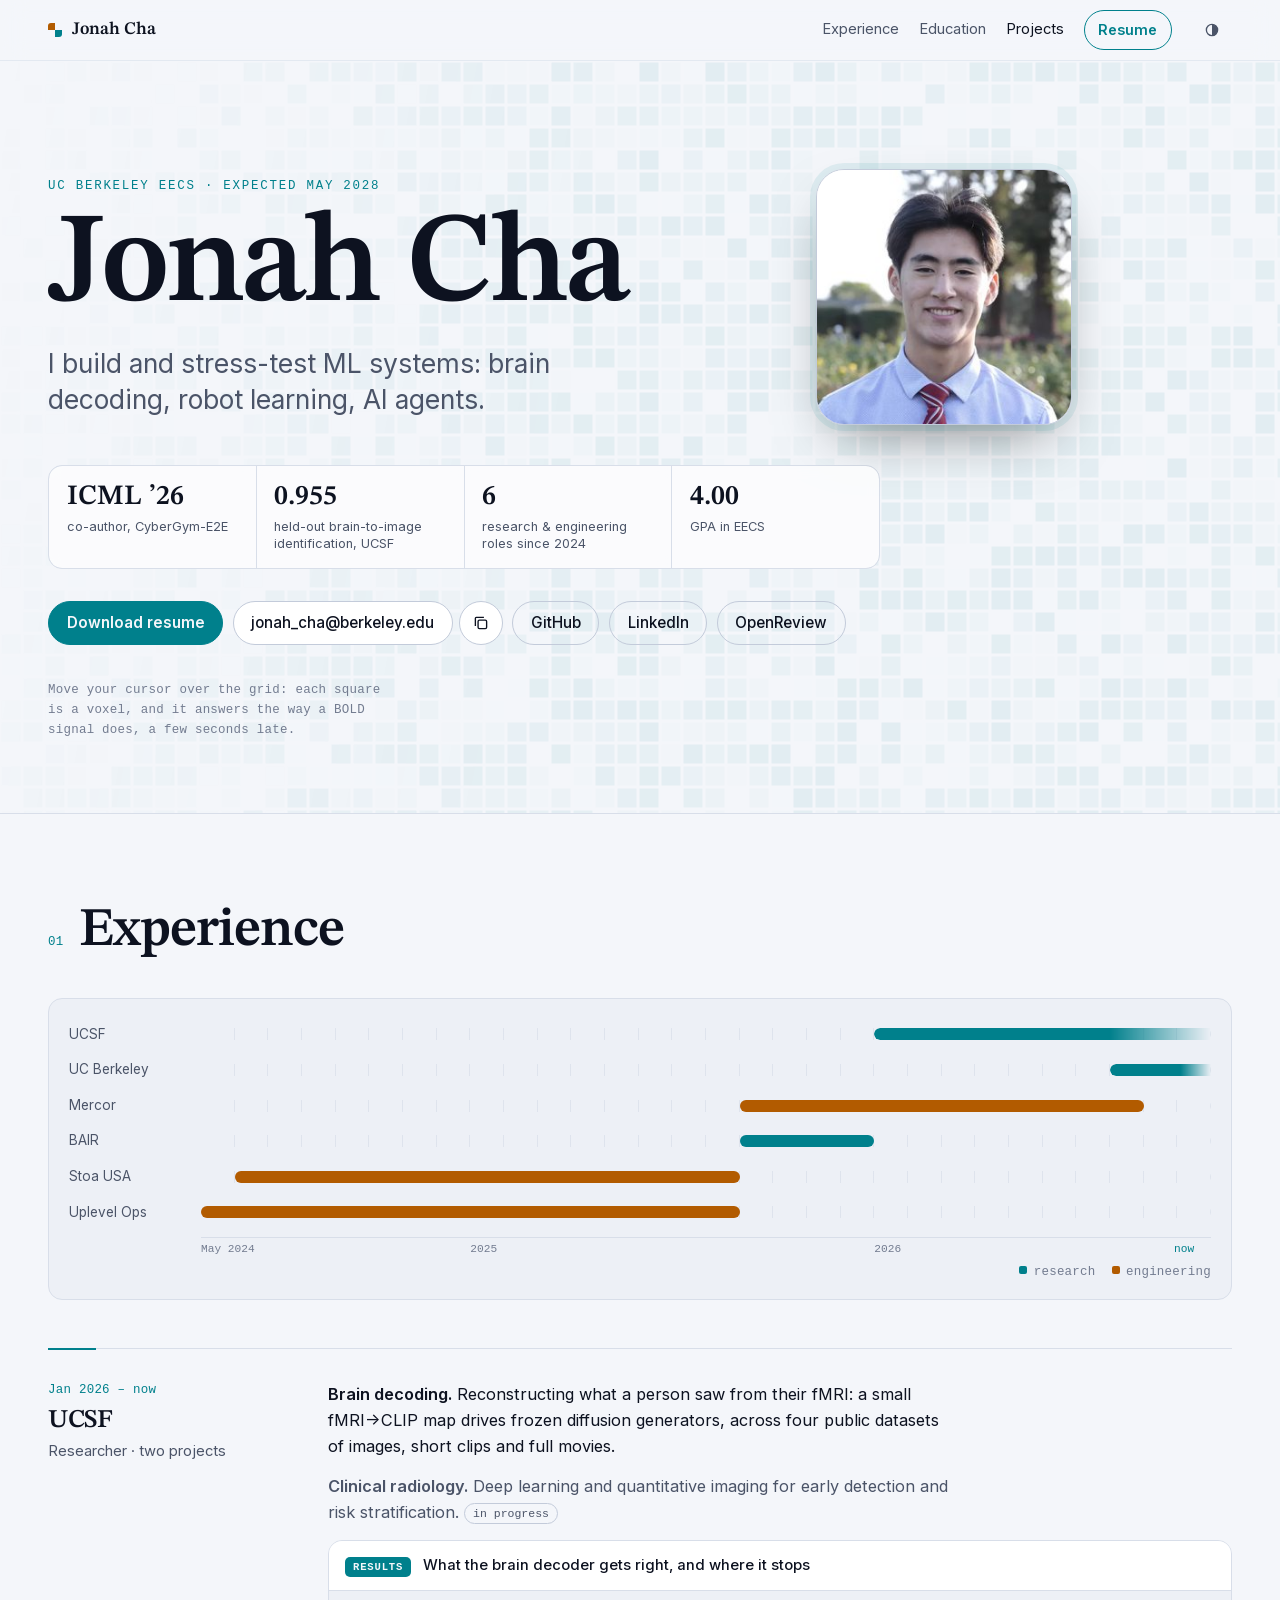
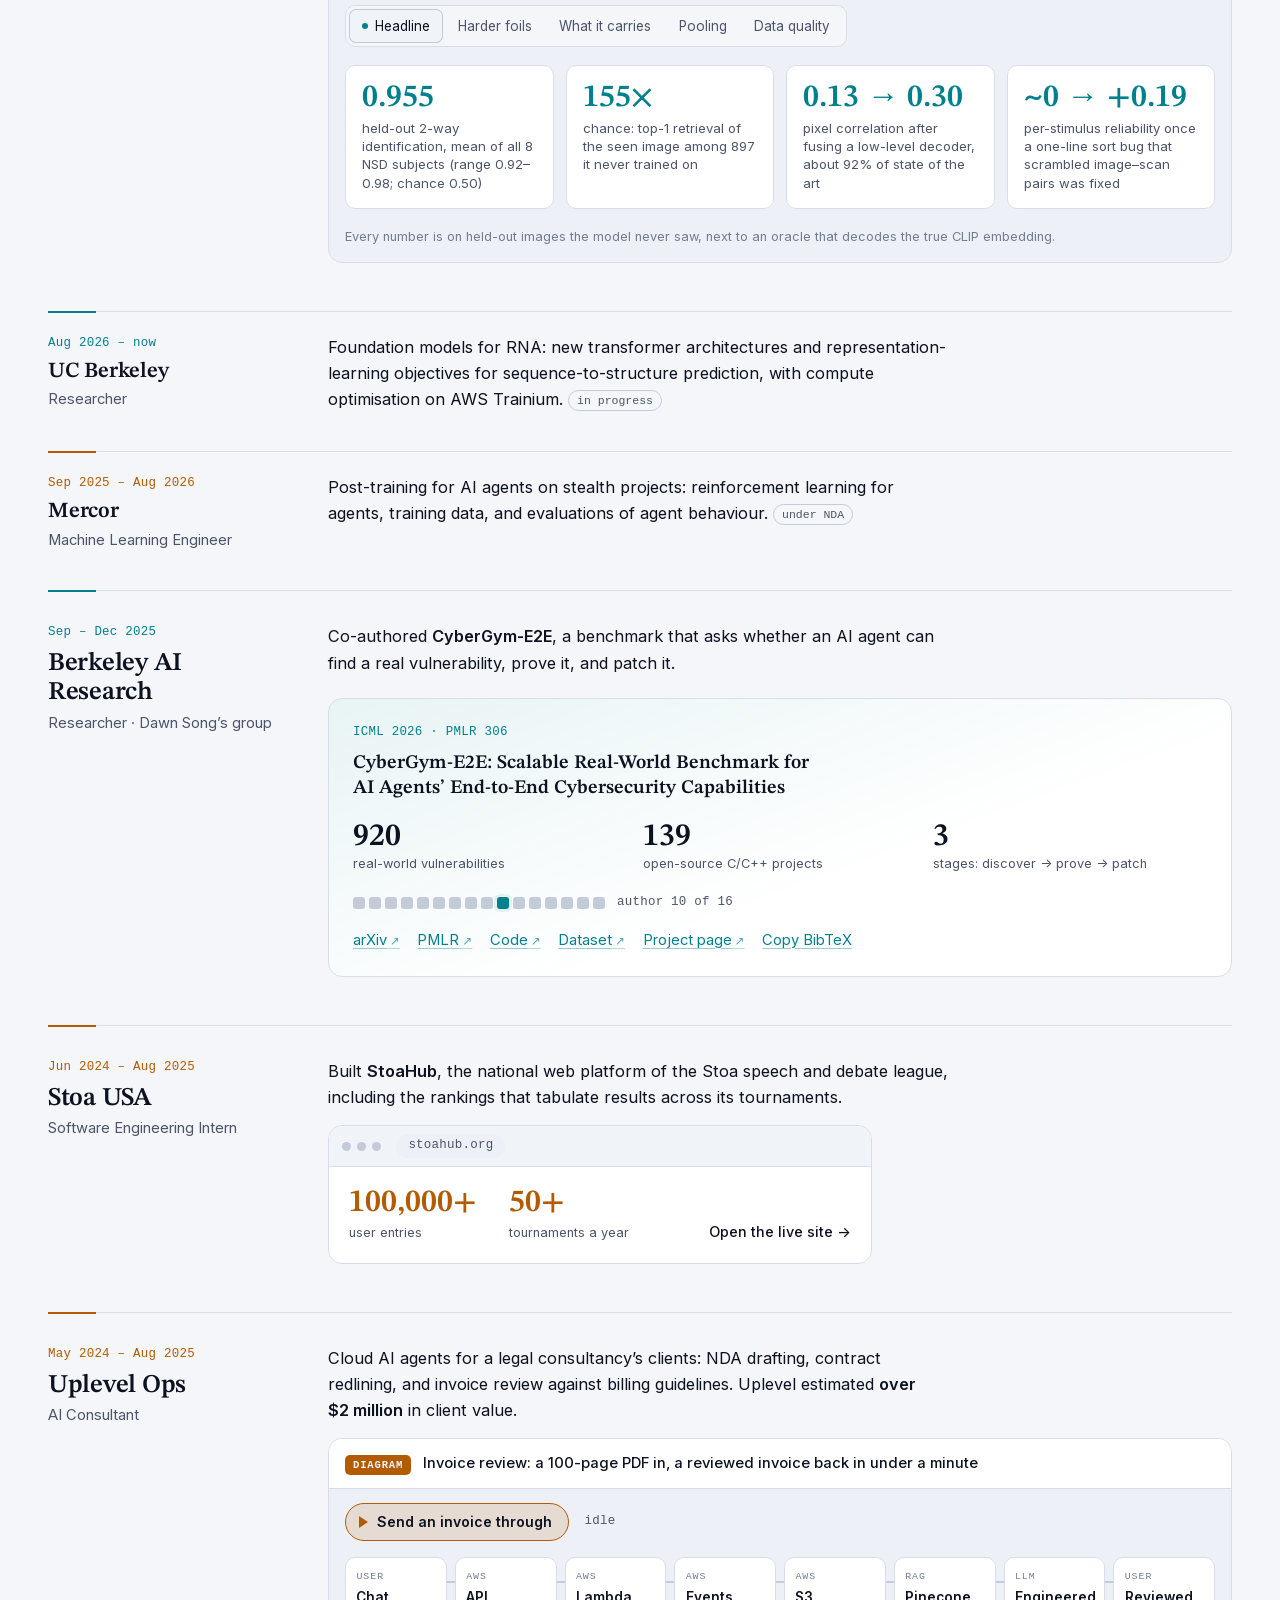
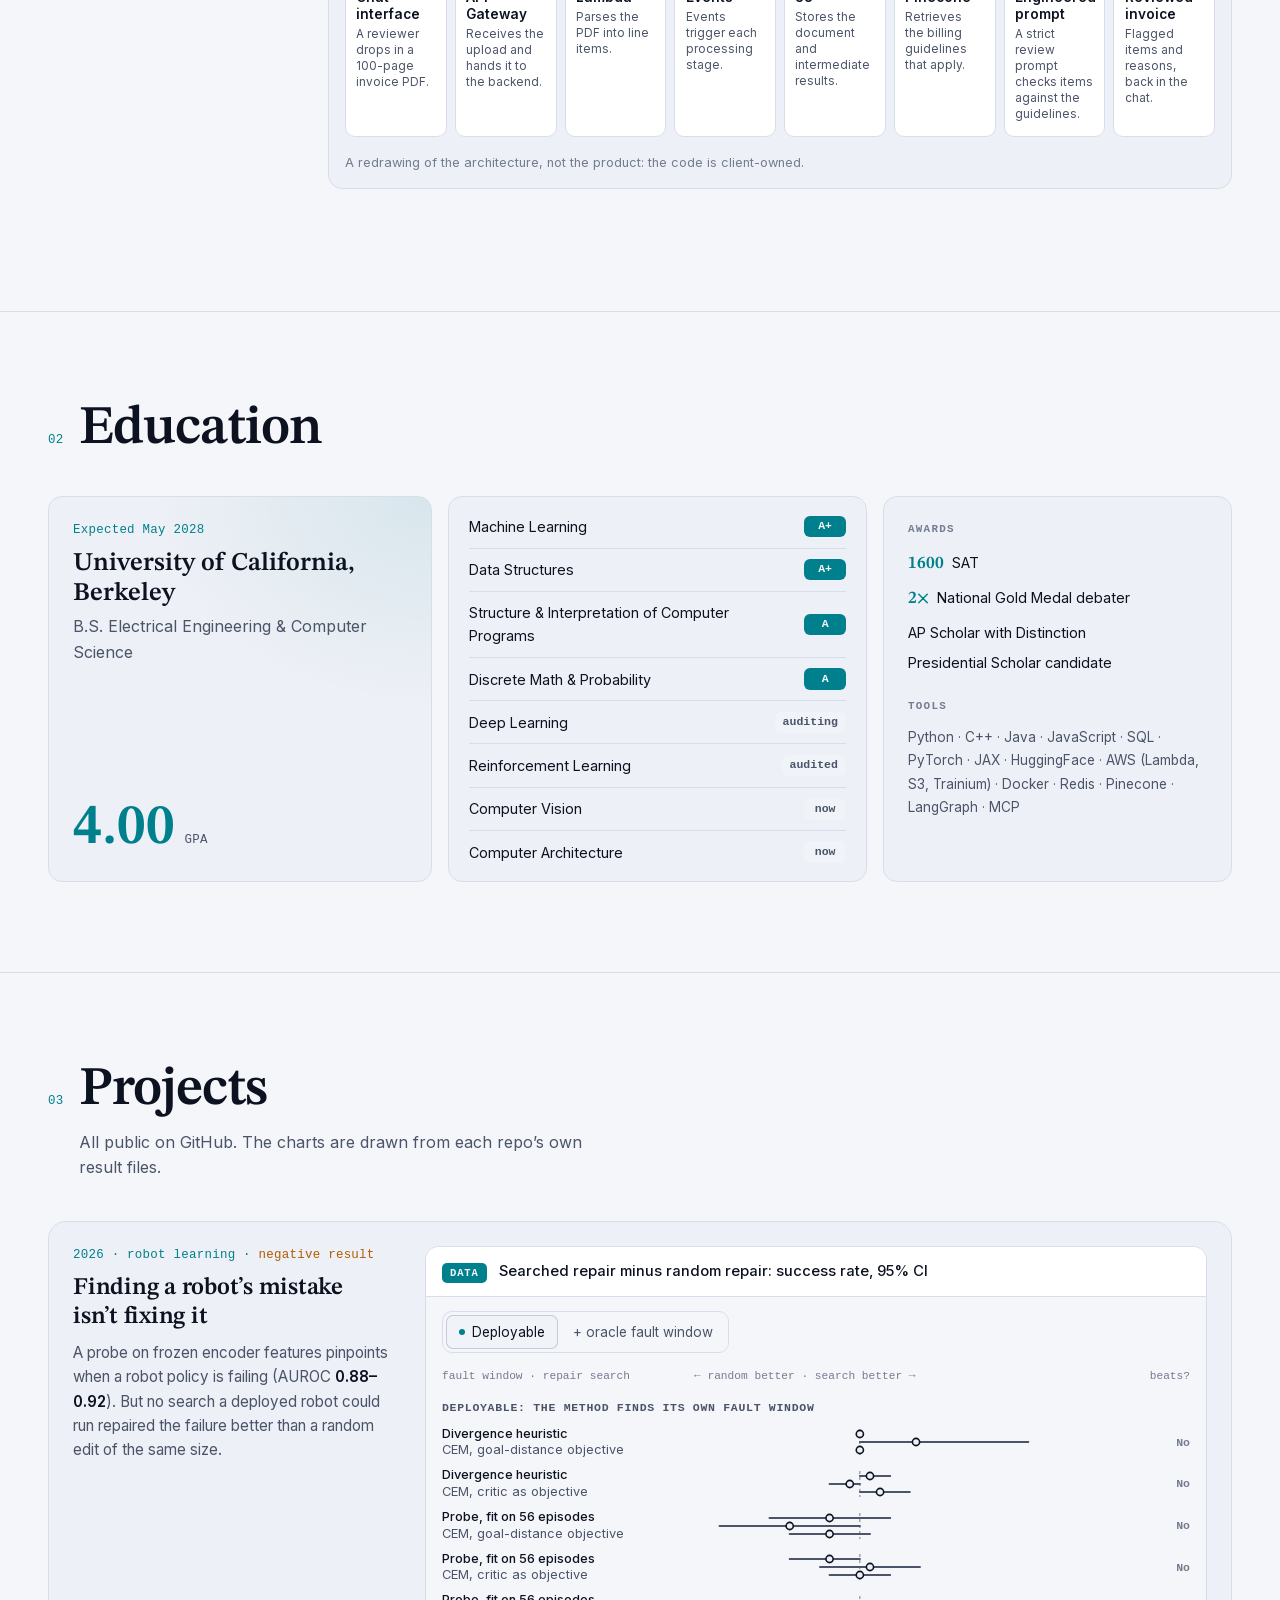
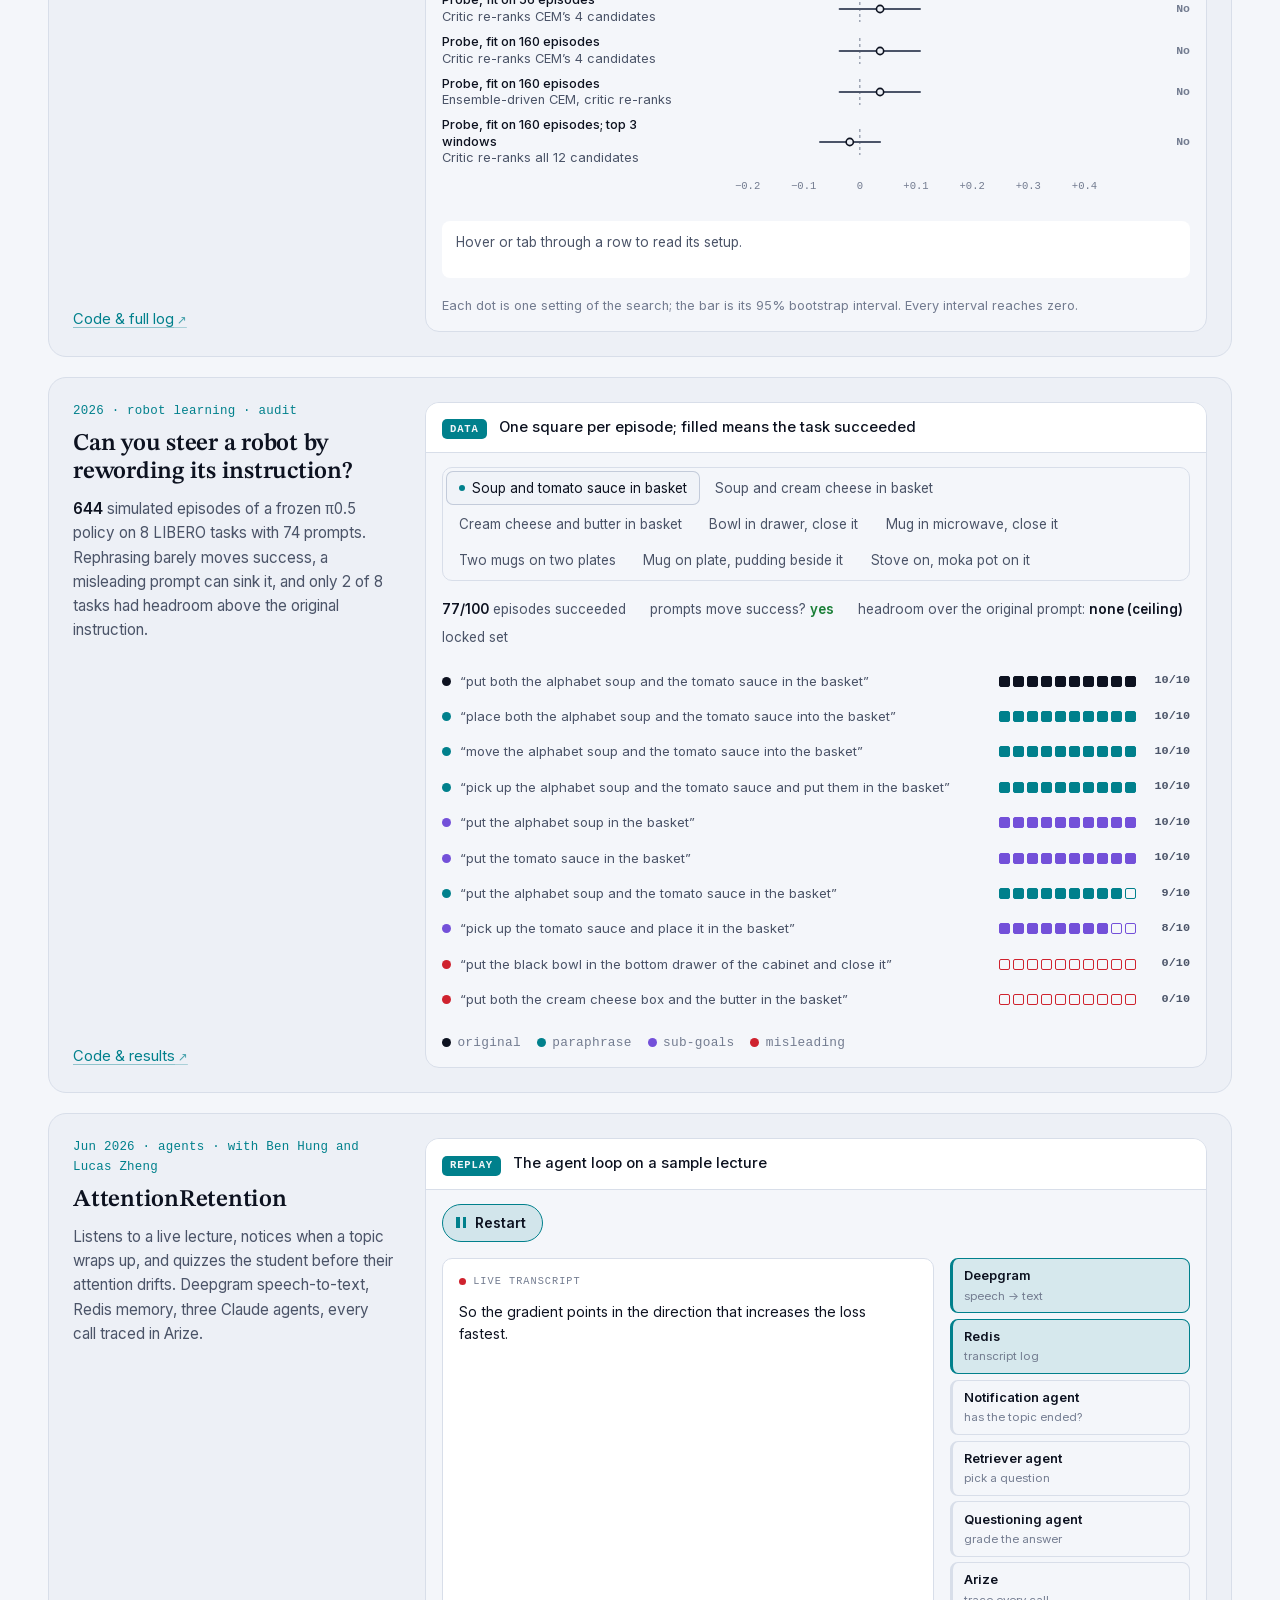
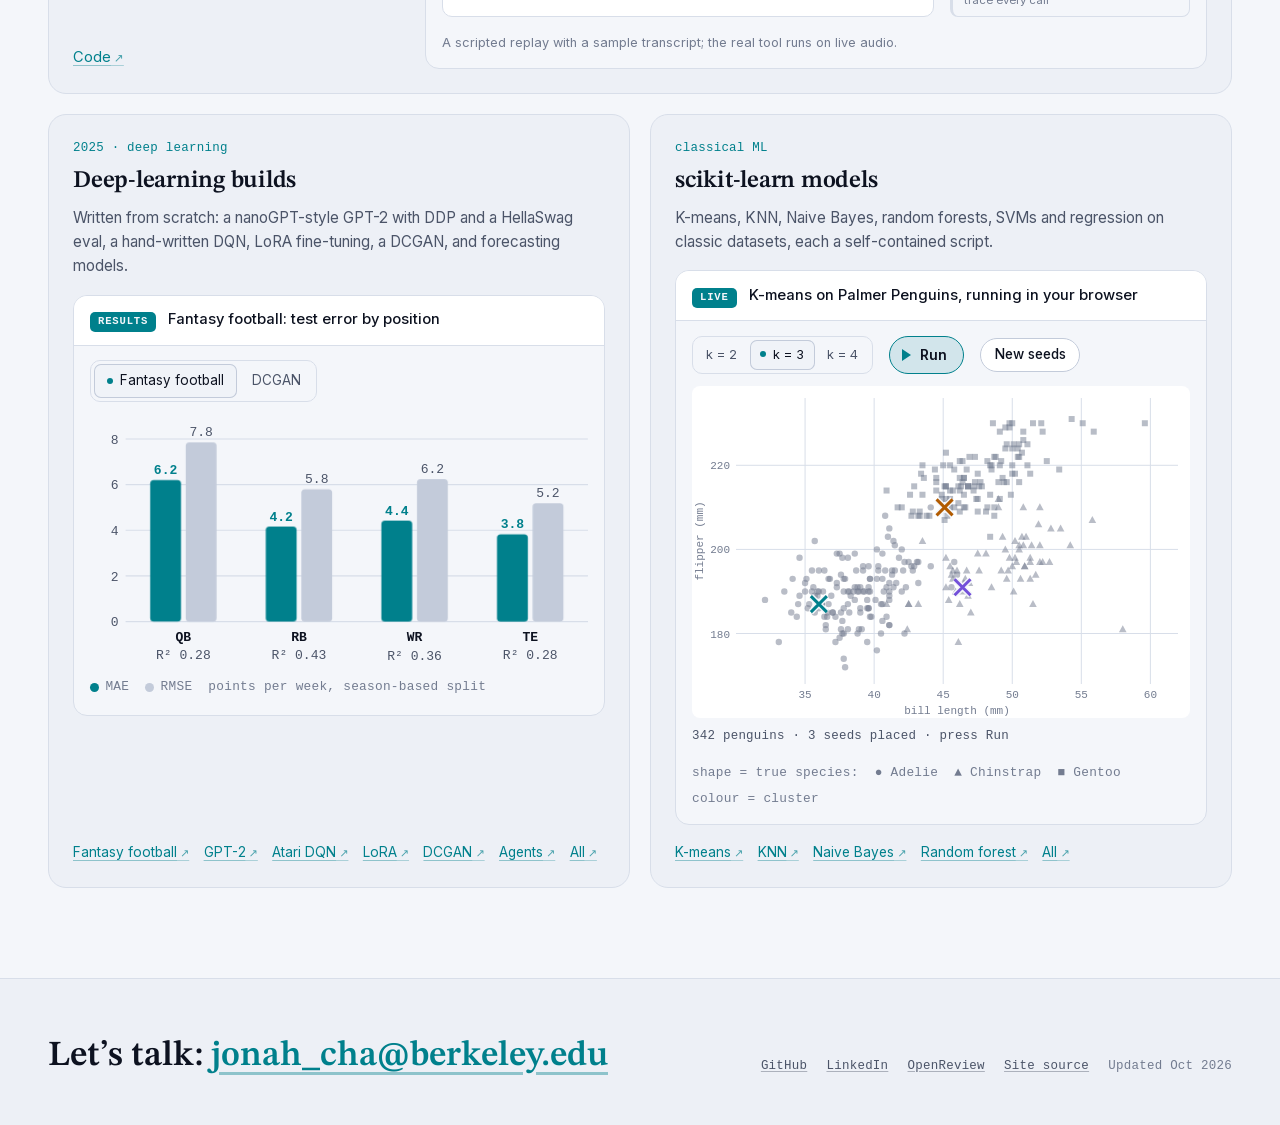
<file: index.html>
<!DOCTYPE html>
<html lang="en" id="top">
<head>
<meta charset="utf-8">
<meta name="viewport" content="width=device-width, initial-scale=1">
<meta name="color-scheme" content="dark light">

<title>Jonah Cha — ML research &amp; engineering · UC Berkeley EECS</title>
<meta name="description" content="Jonah Cha is a UC Berkeley EECS student (expected May 2028) working on ML research and engineering: brain decoding and clinical imaging at UCSF, RNA foundation models at UC Berkeley, and co-author of CyberGym-E2E (ICML 2026).">
<meta name="author" content="Jonah Cha">
<link rel="canonical" href="https://merc13.github.io/personal-website/">

<meta property="og:type" content="profile">
<meta property="og:title" content="Jonah Cha — ML research &amp; engineering">
<meta property="og:description" content="UC Berkeley EECS, expected May 2028. Brain decoding at UCSF, RNA foundation models at UC Berkeley, and co-author of CyberGym-E2E, ICML 2026.">
<meta property="og:url" content="https://merc13.github.io/personal-website/">
<meta property="og:image" content="https://merc13.github.io/personal-website/assets/img/og.png">
<meta property="og:image:width" content="1200">
<meta property="og:image:height" content="630">
<meta property="og:image:alt" content="Jonah Cha, ML research and engineering">
<meta name="twitter:card" content="summary_large_image">

<meta name="theme-color" content="#0B0E14">
<link rel="icon" href="favicon.svg" type="image/svg+xml">
<link rel="preload" href="assets/fonts/stix-two-text.woff2" as="font" type="font/woff2" crossorigin>

<!-- Blocking, before the stylesheet, so a stored theme doesn't flash. The key is prefixed because
     every merc13.github.io project shares this origin's localStorage. -->
<script>
  (function () {
    try {
      var t = localStorage.getItem("jc:theme");
      if (t === "light" || t === "dark") document.documentElement.setAttribute("data-theme", t);
    } catch (e) {}
    document.documentElement.classList.add("js");
  })();
</script>

<link rel="stylesheet" href="assets/style.css?v=20261014b">
<script defer src="assets/data.js?v=20261014b"></script>
<script defer src="assets/script.js?v=20261014b"></script>

<script type="application/ld+json">
{
  "@context": "https://schema.org",
  "@graph": [
    {
      "@type": "ProfilePage",
      "@id": "https://merc13.github.io/personal-website/#page",
      "url": "https://merc13.github.io/personal-website/",
      "dateModified": "2026-10-14",
      "mainEntity": { "@id": "https://merc13.github.io/personal-website/#person" }
    },
    {
      "@type": "Person",
      "@id": "https://merc13.github.io/personal-website/#person",
      "name": "Jonah Cha",
      "url": "https://merc13.github.io/personal-website/",
      "email": "mailto:jonah_cha@berkeley.edu",
      "jobTitle": "Researcher",
      "affiliation": [
        { "@type": "CollegeOrUniversity", "name": "University of California, Berkeley" },
        { "@type": "Organization", "name": "University of California, San Francisco" }
      ],
      "memberOf": { "@type": "CollegeOrUniversity", "name": "University of California, Berkeley" },
      "sameAs": [
        "https://github.com/MERC13",
        "https://www.linkedin.com/in/jonah-cha-7610a12b8/",
        "https://openreview.net/profile?id=~Jonah_Cha1",
        "https://dblp.org/pid/439/6114.html",
        "https://www.semanticscholar.org/author/2433766526"
      ]
    },
    {
      "@type": "ScholarlyArticle",
      "@id": "https://proceedings.mlr.press/v306/shi26r.html",
      "headline": "CyberGym-E2E: Scalable Real-World Benchmark for AI Agents’ End-to-End Cybersecurity Capabilities",
      "url": "https://proceedings.mlr.press/v306/shi26r.html",
      "sameAs": ["https://arxiv.org/abs/2606.04460", "https://openreview.net/forum?id=jXaBRLQrcM"],
      "datePublished": "2026-09-29",
      "pagination": "112094–112108",
      "isPartOf": {
        "@type": "PublicationVolume",
        "volumeNumber": "306",
        "name": "Proceedings of the 43rd International Conference on Machine Learning"
      },
      "author": [
        { "@type": "Person", "name": "Tianneng Shi" },
        { "@type": "Person", "name": "Robin Rheem" },
        { "@type": "Person", "name": "Dongwei Jiang" },
        { "@type": "Person", "name": "Mona Wang" },
        { "@type": "Person", "name": "Francisco De La Riega" },
        { "@type": "Person", "name": "Zhun Wang" },
        { "@type": "Person", "name": "Jingzhi Jiang" },
        { "@type": "Person", "name": "Alexander Cheung" },
        { "@type": "Person", "name": "Sean Tai" },
        { "@id": "https://merc13.github.io/personal-website/#person" },
        { "@type": "Person", "name": "Jianhong Tu" },
        { "@type": "Person", "name": "Gabriel Han" },
        { "@type": "Person", "name": "Chenguang Wang" },
        { "@type": "Person", "name": "Jingxuan He" },
        { "@type": "Person", "name": "Wenbo Guo" },
        { "@type": "Person", "name": "Dawn Song" }
      ]
    }
  ]
}
</script>
</head>

<body>
<a class="skip" href="#main">Skip to content</a>
<p id="status" class="u-vh" role="status"></p>

<header class="hdr">
  <div class="wrap hdr__in">
    <a class="hdr__home" href="#top"><span class="hdr__mark" aria-hidden="true"></span>Jonah Cha</a>
    <nav class="hdr__nav" aria-label="Sections">
      <a href="#experience">Experience</a>
      <a href="#education">Education</a>
      <a href="#projects">Projects</a>
    </nav>
    <a class="hdr__resume" href="assets/jonah-cha-resume.pdf" target="_blank" rel="noopener">Resume<span class="u-vh"> (PDF)</span></a>
    <button class="theme" type="button" aria-label="Switch theme">
      <svg viewBox="0 0 20 20" width="18" height="18" aria-hidden="true" focusable="false"><circle cx="10" cy="10" r="6.25" fill="none" stroke="currentColor" stroke-width="1.5"/><path d="M10 3.75a6.25 6.25 0 0 1 0 12.5z" fill="currentColor"/></svg>
    </button>
  </div>
</header>

<main id="main" tabindex="-1">

<!-- ============================== HERO ============================== -->
<section class="hero" aria-labelledby="name">
  <canvas class="hero__field" aria-hidden="true"></canvas>
  <div class="wrap hero__in">
    <div class="hero__top">
      <div class="hero__id">
        <p class="hero__kicker mono">UC Berkeley EECS · expected May 2028</p>
        <h1 class="hero__name" id="name">Jonah Cha</h1>
        <p class="hero__focus">I build and stress-test ML systems: brain decoding, robot learning, AI agents.</p>
      </div>
      <img class="hero__photo" src="assets/img/headshot.jpg" srcset="assets/img/headshot-280.jpg 280w, assets/img/headshot.jpg 560w" sizes="(max-width: 48rem) 96px, 260px" width="560" height="560" alt="Portrait of Jonah Cha">
    </div>

    <ul class="stats" aria-label="At a glance">
      <li class="stat"><span class="stat__n">ICML&nbsp;’26</span><span class="stat__l">co-author, CyberGym-E2E</span></li>
      <li class="stat"><span class="stat__n" data-count="0.955" data-dp="3">0.955</span><span class="stat__l">held-out brain-to-image identification, UCSF</span></li>
      <li class="stat"><span class="stat__n" data-count="6">6</span><span class="stat__l">research &amp; engineering roles since 2024</span></li>
      <li class="stat"><span class="stat__n" data-count="4" data-dp="2">4.00</span><span class="stat__l">GPA in EECS</span></li>
    </ul>

    <p class="hero__acts">
      <a class="btn btn--primary" href="assets/jonah-cha-resume.pdf" download="Jonah-Cha-Resume.pdf">Download resume</a>
      <span class="mail">
        <a class="btn" href="mailto:jonah_cha@berkeley.edu">jonah_cha@berkeley.edu</a>
        <button class="btn btn--icon copy" type="button" aria-label="Copy email address" data-copy="jonah_cha@berkeley.edu" data-ok="Email address copied" data-fail="Copy failed; the address is jonah_cha@berkeley.edu">
          <svg viewBox="0 0 20 20" width="18" height="18" aria-hidden="true" focusable="false"><rect x="6.75" y="6.75" width="9.5" height="9.5" rx="1.5" fill="none" stroke="currentColor" stroke-width="1.5"/><path d="M3.75 13.25v-8.5a1 1 0 0 1 1-1h8.5" fill="none" stroke="currentColor" stroke-width="1.5"/></svg>
        </button>
      </span>
      <a class="btn btn--ghost" href="https://github.com/MERC13">GitHub</a>
      <a class="btn btn--ghost" href="https://www.linkedin.com/in/jonah-cha-7610a12b8/">LinkedIn</a>
      <a class="btn btn--ghost" href="https://openreview.net/profile?id=~Jonah_Cha1">OpenReview</a>
    </p>
    <!-- slot: availability. One line under the buttons, e.g. what you're looking for and when:
    <p class="hero__avail"><i></i>[your line]</p>
    -->
    <p class="hero__hint mono" aria-hidden="true">Move your cursor over the grid: each square is a voxel, and it answers the way a BOLD signal does, a few seconds late.</p>
  </div>
</section>

<!-- ============================== EXPERIENCE ============================== -->
<section class="sec" id="experience" aria-labelledby="exp-h">
  <div class="wrap">
    <header class="sec__head">
      <p class="sec__num mono">01</p>
      <h2 class="sec__h" id="exp-h">Experience</h2>
    </header>

    <!-- Timeline: bar positions are months from May 2024 (0) to Oct 2026 (29); "now" is 30. -->
    <div class="tl" style="--total:30">
      <ul class="tl__rows" aria-label="Roles by month, May 2024 to October 2026">
        <li><a class="tl__row" href="#exp-ucsf" data-kind="r" style="--s:20;--to:30"><span class="tl__lab">UCSF</span><span class="tl__track" aria-hidden="true"><i class="tl__bar"></i></span><span class="u-vh">, January 2026 to now</span></a></li>
        <li><a class="tl__row" href="#exp-ucb" data-kind="r" style="--s:27;--to:30"><span class="tl__lab">UC Berkeley</span><span class="tl__track" aria-hidden="true"><i class="tl__bar"></i></span><span class="u-vh">, August 2026 to now</span></a></li>
        <li><a class="tl__row" href="#exp-mercor" data-kind="e" style="--s:16;--to:28"><span class="tl__lab">Mercor</span><span class="tl__track" aria-hidden="true"><i class="tl__bar"></i></span><span class="u-vh">, September 2025 to August 2026</span></a></li>
        <li><a class="tl__row" href="#exp-bair" data-kind="r" style="--s:16;--to:20"><span class="tl__lab">BAIR</span><span class="tl__track" aria-hidden="true"><i class="tl__bar"></i></span><span class="u-vh">, September to December 2025</span></a></li>
        <li><a class="tl__row" href="#exp-stoa" data-kind="e" style="--s:1;--to:16"><span class="tl__lab">Stoa USA</span><span class="tl__track" aria-hidden="true"><i class="tl__bar"></i></span><span class="u-vh">, June 2024 to August 2025</span></a></li>
        <li><a class="tl__row" href="#exp-uplevel" data-kind="e" style="--s:0;--to:16"><span class="tl__lab">Uplevel Ops</span><span class="tl__track" aria-hidden="true"><i class="tl__bar"></i></span><span class="u-vh">, May 2024 to August 2025</span></a></li>
      </ul>
      <div class="tl__axis" aria-hidden="true"><span></span><span class="tl__ticks"><i style="--m:0">May 2024</i><i style="--m:8">2025</i><i style="--m:20">2026</i><i class="tl__now" style="--m:29.5">now</i></span></div>
      <p class="tl__key mono" aria-hidden="true"><span><i class="dot dot--r"></i>research</span><span><i class="dot dot--e"></i>engineering</span></p>
    </div>

    <ol class="xp">

      <!-- UCSF -->
      <li class="role" id="exp-ucsf" data-kind="r">
        <div class="role__meta">
          <p class="role__when mono">Jan 2026 – now</p>
          <h3 class="role__org">UCSF</h3>
          <p class="role__title">Researcher · two projects</p>
        </div>
        <div class="role__body">
          <p class="role__line"><strong>Brain decoding.</strong> Reconstructing what a person saw from their fMRI: a small fMRI→CLIP map drives frozen diffusion generators, across four public datasets of images, short clips and full movies.</p>
          <p class="role__line role__line--muted"><strong>Clinical radiology.</strong> Deep learning and quantitative imaging for early detection and risk stratification. <span class="tag">in progress</span></p>

          <figure class="demo" id="demo-neuro" data-demo="neuro">
            <figcaption class="demo__bar">
              <span class="demo__lab mono">results</span>
              <span class="demo__t">What the brain decoder gets right, and where it stops</span>
            </figcaption>
            <div class="seg" role="tablist" aria-label="Brain decoding views">
              <button role="tab" type="button" data-view="headline" aria-selected="true">Headline</button>
              <button role="tab" type="button" data-view="foils">Harder foils</button>
              <button role="tab" type="button" data-view="gran">What it carries</button>
              <button role="tab" type="button" data-view="pool">Pooling</button>
              <button role="tab" type="button" data-view="data">Data quality</button>
            </div>
            <div class="demo__stage" data-stage>
              <!-- Static fallback; the script replaces it. -->
              <ul class="tiles">
                <li><b>0.955</b><span>held-out 2-way identification, all 8 NSD subjects (chance 0.50)</span></li>
                <li><b>155×</b><span>chance: top-1 retrieval among 897 unseen images</span></li>
                <li><b>~0 → +0.19</b><span>per-stimulus reliability after a one-line preprocessing fix</span></li>
              </ul>
            </div>
            <p class="demo__note" data-note>Every number is on held-out images the model never saw.</p>
            <!-- slot: reconstructions. Add the gallery from the project's figures/ folder
                 (unified_gallery.jpg: true stimulus | reconstruction from fMRI | oracle) as
                 assets/img/neuro-gallery.jpg and uncomment:
            <img class="demo__img" src="assets/img/neuro-gallery.jpg" alt="Held-out images next to their reconstructions from fMRI" loading="lazy">
            -->
          </figure>
        </div>
      </li>

      <!-- UC Berkeley -->
      <li class="role role--compact" id="exp-ucb" data-kind="r">
        <div class="role__meta">
          <p class="role__when mono">Aug 2026 – now</p>
          <h3 class="role__org">UC Berkeley</h3>
          <p class="role__title">Researcher</p>
        </div>
        <div class="role__body">
          <p class="role__line">Foundation models for RNA: new transformer architectures and representation-learning objectives for sequence-to-structure prediction, with compute optimisation on AWS Trainium. <span class="tag">in progress</span></p>
        </div>
      </li>

      <!-- Mercor -->
      <li class="role role--compact" id="exp-mercor" data-kind="e">
        <div class="role__meta">
          <p class="role__when mono">Sep 2025 – Aug 2026</p>
          <h3 class="role__org">Mercor</h3>
          <p class="role__title">Machine Learning Engineer</p>
        </div>
        <div class="role__body">
          <p class="role__line">Post-training for AI agents on stealth projects: reinforcement learning for agents, training data, and evaluations of agent behaviour. <span class="tag">under NDA</span></p>
        </div>
      </li>

      <!-- BAIR -->
      <li class="role" id="exp-bair" data-kind="r">
        <div class="role__meta">
          <p class="role__when mono">Sep – Dec 2025</p>
          <h3 class="role__org">Berkeley AI Research</h3>
          <p class="role__title">Researcher · Dawn Song’s group</p>
        </div>
        <div class="role__body">
          <p class="role__line">Co-authored <strong>CyberGym-E2E</strong>, a benchmark that asks whether an AI agent can find a real vulnerability, prove it, and patch it.</p>

          <article class="paper" id="pub" aria-labelledby="pub-t">
            <p class="paper__venue mono">ICML 2026 · PMLR 306</p>
            <h4 class="paper__t" id="pub-t">CyberGym-E2E: Scalable Real-World Benchmark for AI Agents’ End-to-End Cybersecurity Capabilities</h4>
            <div class="paper__nums">
              <p><b data-count="920">920</b><span>real-world vulnerabilities</span></p>
              <p><b data-count="139">139</b><span>open-source C/C++ projects</span></p>
              <p><b>3</b><span>stages: discover → prove → patch</span></p>
            </div>
            <div class="authors">
              <span class="authors__strip" aria-hidden="true"><i></i><i></i><i></i><i></i><i></i><i></i><i></i><i></i><i></i><i class="me"></i><i></i><i></i><i></i><i></i><i></i><i></i></span>
              <span class="authors__l mono">author 10 of 16</span>
            </div>
            <ul class="links">
              <li><a href="https://arxiv.org/abs/2606.04460">arXiv</a></li>
              <li><a href="https://proceedings.mlr.press/v306/shi26r.html">PMLR</a></li>
              <li><a href="https://github.com/sunblaze-ucb/cybergym-e2e">Code</a></li>
              <li><a href="https://huggingface.co/datasets/sunblaze-ucb/cybergym-e2e">Dataset</a></li>
              <li><a href="https://www.cybergym.io/cybergym-e2e/">Project page</a></li>
              <li><button class="linkbtn copy" type="button" data-copy-from="bib" data-ok="BibTeX copied" data-fail="Copy failed">Copy BibTeX</button></li>
            </ul>
            <pre class="u-vh" id="bib">@InProceedings{pmlr-v306-shi26r,
  title = {{C}yber{G}ym-{E}2{E}: Scalable Real-World Benchmark for {AI} Agents’ End-to-End Cybersecurity Capabilities},
  author = {Shi, Tianneng and Rheem, Robin and Jiang, Dongwei and Wang, Mona and De La Riega, Francisco and Wang, Zhun and Jiang, Jingzhi and Cheung, Alexander and Tai, Sean and Cha, Jonah and Tu, Jianhong and Han, Gabriel and Wang, Chenguang and He, Jingxuan and Guo, Wenbo and Song, Dawn},
  booktitle = {Proceedings of the 43rd International Conference on Machine Learning},
  pages = {112094--112108},
  year = {2026},
  volume = {306},
  series = {Proceedings of Machine Learning Research},
  publisher = {PMLR},
  url = {https://proceedings.mlr.press/v306/shi26r.html}
}</pre>
          </article>
        </div>
      </li>

      <!-- Stoa -->
      <li class="role" id="exp-stoa" data-kind="e">
        <div class="role__meta">
          <p class="role__when mono">Jun 2024 – Aug 2025</p>
          <h3 class="role__org">Stoa USA</h3>
          <p class="role__title">Software Engineering Intern</p>
        </div>
        <div class="role__body">
          <p class="role__line">Built <strong>StoaHub</strong>, the national web platform of the Stoa speech and debate league, including the rankings that tabulate results across its tournaments.</p>
          <a class="site" href="https://stoahub.org/">
            <span class="site__chrome" aria-hidden="true"><i></i><i></i><i></i><span class="site__url mono">stoahub.org</span></span>
            <span class="site__body">
              <span class="site__nums">
                <span><b data-count="100000" data-plus>100,000+</b><em>user entries</em></span>
                <span><b data-count="50" data-plus>50+</b><em>tournaments a year</em></span>
              </span>
              <span class="site__go">Open the live site <span aria-hidden="true">→</span></span>
            </span>
          </a>
        </div>
      </li>

      <!-- Uplevel -->
      <li class="role" id="exp-uplevel" data-kind="e">
        <div class="role__meta">
          <p class="role__when mono">May 2024 – Aug 2025</p>
          <h3 class="role__org">Uplevel Ops</h3>
          <p class="role__title">AI Consultant</p>
        </div>
        <div class="role__body">
          <p class="role__line">Cloud AI agents for a legal consultancy’s clients: NDA drafting, contract redlining, and invoice review against billing guidelines. Uplevel estimated <strong>over $2&nbsp;million</strong> in client value.</p>

          <figure class="demo" id="demo-pipe" data-demo="pipe">
            <figcaption class="demo__bar">
              <span class="demo__lab mono">diagram</span>
              <span class="demo__t">Invoice review: a 100-page PDF in, a reviewed invoice back in under a minute</span>
            </figcaption>
            <div class="ctrl">
              <button class="run" type="button" data-run><span class="run__i" aria-hidden="true"></span><span data-run-l>Send an invoice through</span></button>
              <span class="ctrl__read mono" data-read aria-hidden="true">idle</span>
            </div>
            <ol class="pipe" data-pipe>
              <li><span class="pipe__k mono">user</span><b>Chat interface</b><span class="pipe__d">A reviewer drops in a 100-page invoice PDF.</span></li>
              <li><span class="pipe__k mono">aws</span><b>API Gateway</b><span class="pipe__d">Receives the upload and hands it to the backend.</span></li>
              <li><span class="pipe__k mono">aws</span><b>Lambda</b><span class="pipe__d">Parses the PDF into line items.</span></li>
              <li><span class="pipe__k mono">aws</span><b>Events</b><span class="pipe__d">Events trigger each processing stage.</span></li>
              <li><span class="pipe__k mono">aws</span><b>S3</b><span class="pipe__d">Stores the document and intermediate results.</span></li>
              <li><span class="pipe__k mono">rag</span><b>Pinecone</b><span class="pipe__d">Retrieves the billing guidelines that apply.</span></li>
              <li><span class="pipe__k mono">llm</span><b>Engineered prompt</b><span class="pipe__d">A strict review prompt checks items against the guidelines.</span></li>
              <li><span class="pipe__k mono">user</span><b>Reviewed invoice</b><span class="pipe__d">Flagged items and reasons, back in the chat.</span></li>
            </ol>
            <p class="demo__note">A redrawing of the architecture, not the product: the code is client-owned.</p>
          </figure>
        </div>
      </li>
    </ol>
  </div>
</section>

<!-- ============================== EDUCATION ============================== -->
<section class="sec" id="education" aria-labelledby="edu-h">
  <div class="wrap">
    <header class="sec__head">
      <p class="sec__num mono">02</p>
      <h2 class="sec__h" id="edu-h">Education</h2>
    </header>
    <div class="edu">
      <div class="edu__card">
        <p class="edu__when mono">Expected May 2028</p>
        <h3 class="edu__school">University of California, Berkeley</h3>
        <p class="edu__deg">B.S. Electrical Engineering &amp; Computer Science</p>
        <p class="gpa"><span class="gpa__n" data-count="4" data-dp="2">4.00</span><span class="gpa__l mono">GPA</span></p>
      </div>
      <ul class="courses" aria-label="Coursework">
        <li><span>Machine Learning</span><b class="g g--a">A+</b></li>
        <li><span>Data Structures</span><b class="g g--a">A+</b></li>
        <li><span>Structure &amp; Interpretation of Computer Programs</span><b class="g g--a">A</b></li>
        <li><span>Discrete Math &amp; Probability</span><b class="g g--a">A</b></li>
        <li><span>Deep Learning</span><b class="g">auditing</b></li>
        <li><span>Reinforcement Learning</span><b class="g">audited</b></li>
        <li><span>Computer Vision</span><b class="g">now</b></li>
        <li><span>Computer Architecture</span><b class="g">now</b></li>
      </ul>
      <div class="edu__aside">
        <h3 class="mini-h mono">Awards</h3>
        <ul class="awards">
          <li><b>1600</b> SAT</li>
          <li><b>2×</b> National Gold Medal debater</li>
          <li>AP Scholar with Distinction</li>
          <li>Presidential Scholar candidate</li>
        </ul>
        <h3 class="mini-h mono">Tools</h3>
        <p class="tools">Python · C++ · Java · JavaScript · SQL · PyTorch · JAX · HuggingFace · AWS (Lambda, S3, Trainium) · Docker · Redis · Pinecone · LangGraph · MCP</p>
      </div>
    </div>
  </div>
</section>

<!-- ============================== PROJECTS ============================== -->
<section class="sec" id="projects" aria-labelledby="proj-h">
  <div class="wrap">
    <header class="sec__head">
      <p class="sec__num mono">03</p>
      <h2 class="sec__h" id="proj-h">Projects</h2>
      <p class="sec__sub">All public on GitHub. The charts are drawn from each repo’s own result files.</p>
    </header>

    <div class="projects">

      <!-- failure-detection-WM -->
      <article class="proj proj--wide" id="proj-wm" aria-labelledby="wm-t">
        <header class="proj__head">
          <p class="proj__when mono">2026 · robot learning · <span class="neg">negative result</span></p>
          <h3 class="proj__t" id="wm-t">Finding a robot’s mistake isn’t fixing it</h3>
          <p class="proj__line">A probe on frozen encoder features pinpoints when a robot policy is failing (AUROC <b>0.88–0.92</b>). But no search a deployed robot could run repaired the failure better than a random edit of the same size.</p>
        </header>
        <figure class="demo" data-demo="forest">
          <figcaption class="demo__bar">
            <span class="demo__lab mono">data</span>
            <span class="demo__t">Searched repair minus random repair: success rate, 95% CI</span>
          </figcaption>
          <div class="seg" role="tablist" aria-label="Which setups">
            <button role="tab" type="button" data-view="deployable" aria-selected="true">Deployable</button>
            <button role="tab" type="button" data-view="all">+ oracle fault window</button>
          </div>
          <div class="demo__stage" data-stage><p class="demo__fallback">Across eight deployable setups, every 95% interval includes zero. Only with the ground-truth fault window, which a deployed robot doesn’t have, did a search beat random (+0.25 and +0.27).</p></div>
          <p class="demo__note" data-note>Hover or tab through a row for its setup.</p>
        </figure>
        <ul class="links">
          <li><a href="https://github.com/MERC13/failure-detection-WM">Code &amp; full log</a></li>
        </ul>
      </article>

      <!-- steering -->
      <article class="proj proj--wide" id="proj-steer" aria-labelledby="st-t">
        <header class="proj__head">
          <p class="proj__when mono">2026 · robot learning · audit</p>
          <h3 class="proj__t" id="st-t">Can you steer a robot by rewording its instruction?</h3>
          <p class="proj__line"><b>644</b> simulated episodes of a frozen π0.5 policy on 8 LIBERO tasks with 74 prompts. Rephrasing barely moves success, a misleading prompt can sink it, and only 2 of 8 tasks had headroom above the original instruction.</p>
        </header>
        <figure class="demo" data-demo="steer">
          <figcaption class="demo__bar">
            <span class="demo__lab mono">data</span>
            <span class="demo__t">One square per episode; filled means the task succeeded</span>
          </figcaption>
          <div class="seg seg--wrap" role="tablist" aria-label="Task" data-tasks></div>
          <div class="demo__stage" data-stage><p class="demo__fallback">Pick a task to see every prompt and its episodes.</p></div>
          <p class="demo__key mono" aria-hidden="true"><span><i class="c c--C"></i>original</span><span><i class="c c--P"></i>paraphrase</span><span><i class="c c--S"></i>sub-goals</span><span><i class="c c--M"></i>misleading</span></p>
        </figure>
        <ul class="links">
          <li><a href="https://github.com/MERC13/openpi/tree/steering-rl/steering_rl">Code &amp; results</a></li>
        </ul>
      </article>

      <!-- AttentionRetention -->
      <article class="proj proj--wide" id="proj-ar" aria-labelledby="ar-t">
        <header class="proj__head">
          <p class="proj__when mono">Jun 2026 · agents · with Ben Hung and Lucas Zheng</p>
          <h3 class="proj__t" id="ar-t">AttentionRetention</h3>
          <p class="proj__line">Listens to a live lecture, notices when a topic wraps up, and quizzes the student before their attention drifts. Deepgram speech-to-text, Redis memory, three Claude agents, every call traced in Arize.</p>
        </header>
        <figure class="demo" data-demo="lecture">
          <figcaption class="demo__bar">
            <span class="demo__lab mono">replay</span>
            <span class="demo__t">The agent loop on a sample lecture</span>
          </figcaption>
          <div class="ctrl">
            <button class="run" type="button" data-run><span class="run__i" aria-hidden="true"></span><span data-run-l>Play the lecture</span></button>
          </div>
          <div class="lec">
            <div class="lec__screen">
              <p class="lec__live mono"><i></i>live transcript</p>
              <ol class="lec__tx" data-tx></ol>
              <div class="lec__q" data-q hidden></div>
            </div>
            <ol class="lec__agents" data-agents>
              <li><b>Deepgram</b><span>speech → text</span></li>
              <li><b>Redis</b><span>transcript log</span></li>
              <li><b>Notification agent</b><span>has the topic ended?</span></li>
              <li><b>Retriever agent</b><span>pick a question</span></li>
              <li><b>Questioning agent</b><span>grade the answer</span></li>
              <li><b>Arize</b><span>trace every call</span></li>
            </ol>
          </div>
          <p class="demo__note">A scripted replay with a sample transcript; the real tool runs on live audio.</p>
        </figure>
        <ul class="links">
          <li><a href="https://github.com/20ben/attentionretention">Code</a></li>
        </ul>
      </article>

      <!-- Deep-learning -->
      <article class="proj" id="proj-dl" aria-labelledby="dl-t">
        <header class="proj__head">
          <p class="proj__when mono">2025 · deep learning</p>
          <h3 class="proj__t" id="dl-t">Deep-learning builds</h3>
          <p class="proj__line">Written from scratch: a nanoGPT-style GPT-2 with DDP and a HellaSwag eval, a hand-written DQN, LoRA fine-tuning, a DCGAN, and forecasting models.</p>
        </header>
        <figure class="demo" data-demo="dl">
          <figcaption class="demo__bar">
            <span class="demo__lab mono">results</span>
            <span class="demo__t" data-dl-title>Fantasy football: test error by position</span>
          </figcaption>
          <div class="seg" role="tablist" aria-label="Deep-learning results">
            <button role="tab" type="button" data-view="ff" aria-selected="true">Fantasy football</button>
            <button role="tab" type="button" data-view="gan">DCGAN</button>
          </div>
          <div class="demo__stage" data-stage>
            <table class="dt">
              <caption class="u-vh">Weekly PPR points, season-based test split</caption>
              <thead><tr><th scope="col">Position</th><th scope="col">MAE</th><th scope="col">RMSE</th><th scope="col">R²</th></tr></thead>
              <tbody>
                <tr><th scope="row">QB</th><td>6.20</td><td>7.85</td><td>0.282</td></tr>
                <tr><th scope="row">RB</th><td>4.16</td><td>5.80</td><td>0.434</td></tr>
                <tr><th scope="row">WR</th><td>4.42</td><td>6.24</td><td>0.364</td></tr>
                <tr><th scope="row">TE</th><td>3.82</td><td>5.18</td><td>0.280</td></tr>
              </tbody>
            </table>
          </div>
        </figure>
        <ul class="links links--dense">
          <li><a href="https://github.com/MERC13/Deep-learning/tree/main/fantasy-football-extension">Fantasy football</a></li>
          <li><a href="https://github.com/MERC13/Deep-learning/tree/main/GPT2">GPT-2</a></li>
          <li><a href="https://github.com/MERC13/Deep-learning/tree/main/RL-atari">Atari DQN</a></li>
          <li><a href="https://github.com/MERC13/Deep-learning/tree/main/learning-LLM">LoRA</a></li>
          <li><a href="https://github.com/MERC13/Deep-learning/tree/main/gan-test">DCGAN</a></li>
          <li><a href="https://github.com/MERC13/Deep-learning/tree/main/Agents">Agents</a></li>
          <li><a href="https://github.com/MERC13/Deep-learning">All</a></li>
        </ul>
      </article>

      <!-- sci-kit-models -->
      <article class="proj" id="proj-sk" aria-labelledby="sk-t">
        <header class="proj__head">
          <p class="proj__when mono">classical ML</p>
          <h3 class="proj__t" id="sk-t">scikit-learn models</h3>
          <p class="proj__line">K-means, KNN, Naive Bayes, random forests, SVMs and regression on classic datasets, each a self-contained script.</p>
        </header>
        <figure class="demo" data-demo="kmeans">
          <figcaption class="demo__bar">
            <span class="demo__lab mono">live</span>
            <span class="demo__t">K-means on Palmer Penguins, running in your browser</span>
          </figcaption>
          <div class="ctrl">
            <div class="seg seg--sm" role="radiogroup" aria-label="Number of clusters" data-k>
              <button type="button" role="radio" data-v="2" aria-checked="false">k = 2</button>
              <button type="button" role="radio" data-v="3" aria-checked="true">k = 3</button>
              <button type="button" role="radio" data-v="4" aria-checked="false">k = 4</button>
            </div>
            <button class="run" type="button" data-run><span class="run__i" aria-hidden="true"></span><span data-run-l>Run</span></button>
            <button class="btn btn--sm" type="button" data-reset>New seeds</button>
          </div>
          <div class="km">
            <canvas class="km__c" role="img" aria-label="Scatter of 342 penguins by bill length and flipper length, coloured by cluster"></canvas>
            <p class="km__read mono" data-read>342 penguins · press Run</p>
          </div>
          <p class="demo__key mono" aria-hidden="true"><span>shape = true species:</span><span>● Adelie</span><span>▲ Chinstrap</span><span>■ Gentoo</span><span>colour = cluster</span></p>
        </figure>
        <ul class="links links--dense">
          <li><a href="https://github.com/MERC13/sci-kit-models/tree/main/K-Means-Clustering">K-means</a></li>
          <li><a href="https://github.com/MERC13/sci-kit-models/tree/main/KNN">KNN</a></li>
          <li><a href="https://github.com/MERC13/sci-kit-models/tree/main/Naive-Bayes">Naive Bayes</a></li>
          <li><a href="https://github.com/MERC13/sci-kit-models/tree/main/Random-Forest">Random forest</a></li>
          <li><a href="https://github.com/MERC13/sci-kit-models">All</a></li>
        </ul>
      </article>
    </div>
  </div>
</section>

</main>

<footer class="foot">
  <div class="wrap foot__in">
    <p class="foot__cta">Let’s talk: <a href="mailto:jonah_cha@berkeley.edu">jonah_cha@berkeley.edu</a></p>
    <ul class="foot__list mono">
      <li><a href="https://github.com/MERC13">GitHub</a></li>
      <li><a href="https://www.linkedin.com/in/jonah-cha-7610a12b8/">LinkedIn</a></li>
      <li><a href="https://openreview.net/profile?id=~Jonah_Cha1">OpenReview</a></li>
      <li><a href="https://github.com/MERC13/personal-website">Site source</a></li>
      <li>Updated Oct 2026</li>
    </ul>
  </div>
</footer>
</body>
</html>
</file>
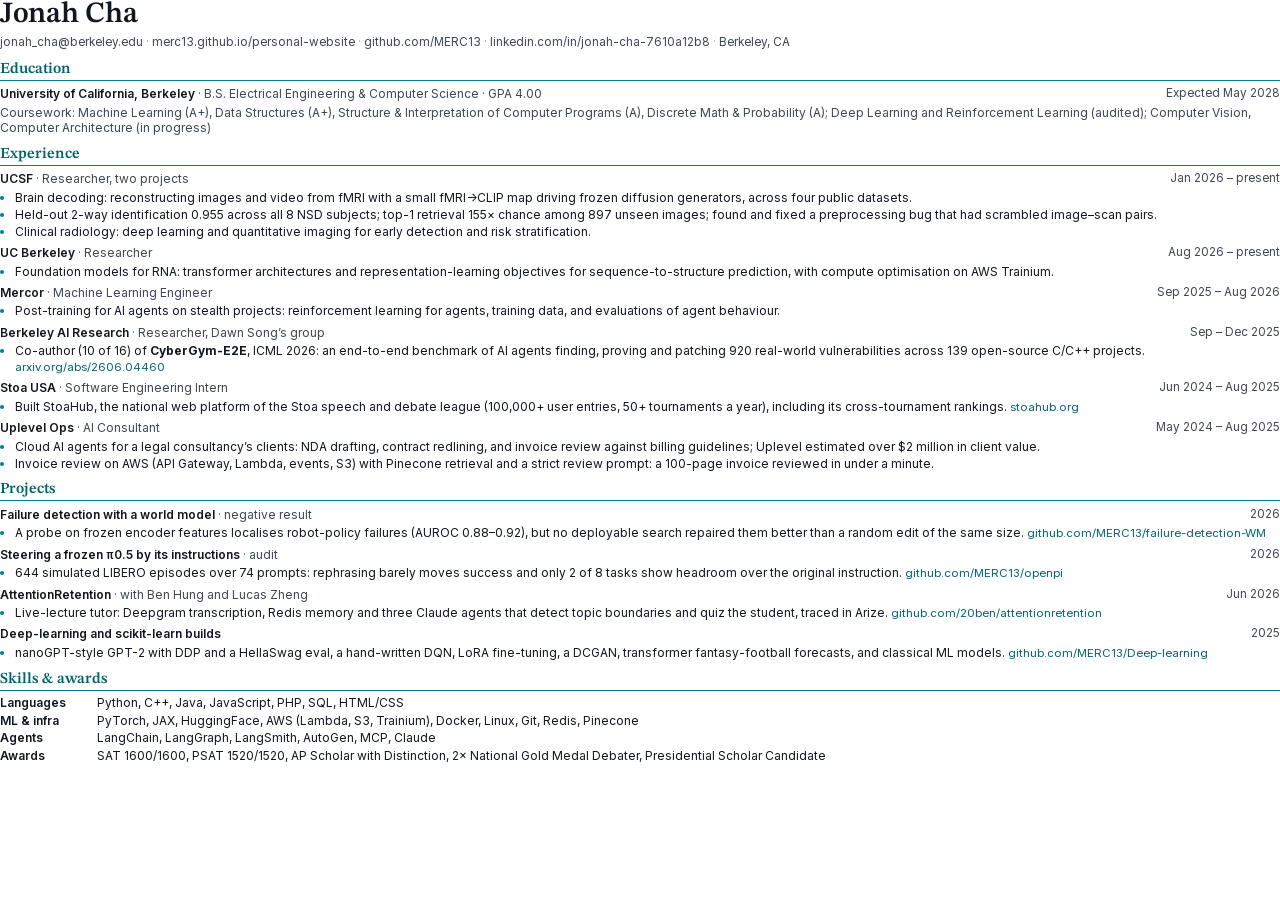
<file: tools/resume.html>
<!DOCTYPE html>
<!-- Source of assets/jonah-cha-resume.pdf. Print with tools/print_resume.sh.
     Never add a phone number: this file and the PDF are public. -->
<html lang="en">
<head>
<meta charset="utf-8">
<title>Jonah Cha — Resume</title>
<style>
@font-face { font-family: "STIX Two Text"; src: url("../assets/fonts/stix-two-text.woff2") format("woff2"); font-weight: 400 700; }
@font-face { font-family: "Inter"; src: url("../assets/fonts/inter-text.woff2") format("woff2"); font-weight: 400 700; }
@page { size: Letter; margin: 0.42in 0.5in; }
* { box-sizing: border-box; }
html { -webkit-print-color-adjust: exact; print-color-adjust: exact; }
body { margin: 0; font: 9pt/1.32 Inter, Arial, sans-serif; color: #111620; }
a { color: inherit; text-decoration: none; }
h1 { margin: 0; font: 600 22pt/1 "STIX Two Text", Georgia, serif; letter-spacing: -.01em; }
.contact { margin-top: 4pt; color: #3E4656; font-size: 8.8pt; }
.contact span + span::before { content: " · "; color: #9AA1AE; }
h2 { margin: 8pt 0 3pt; padding-bottom: 2pt; border-bottom: 1.2pt solid #00808C; font: 600 11.5pt/1 "STIX Two Text", Georgia, serif; color: #00636D; }
.e { margin-top: 4pt; break-inside: avoid; }
.e__h { display: flex; justify-content: space-between; gap: 12pt; }
.e__t { font-weight: 600; }
.e__t i { font-style: normal; font-weight: 400; color: #3E4656; }
.e__d { flex: none; color: #3E4656; font-size: 8.8pt; }
ul { margin: 2pt 0 0; padding-left: 11pt; }
li { margin: 1pt 0; }
li::marker { color: #00808C; }
.muted { color: #3E4656; }
.url { color: #00636D; font-size: 8.6pt; }
.grid { display: grid; grid-template-columns: 7.2em 1fr; gap: 1.5pt 8pt; }
.grid b { font-weight: 600; }
</style>
</head>
<body>
<h1>Jonah Cha</h1>
<p class="contact"><span><a href="mailto:jonah_cha@berkeley.edu">jonah_cha@berkeley.edu</a></span><span><a href="https://merc13.github.io/personal-website/">merc13.github.io/personal-website</a></span><span><a href="https://github.com/MERC13">github.com/MERC13</a></span><span><a href="https://www.linkedin.com/in/jonah-cha-7610a12b8/">linkedin.com/in/jonah-cha-7610a12b8</a></span><span>Berkeley, CA</span></p>

<h2>Education</h2>
<div class="e">
  <div class="e__h"><span class="e__t">University of California, Berkeley <i>· B.S. Electrical Engineering &amp; Computer Science · GPA 4.00</i></span><span class="e__d">Expected May 2028</span></div>
  <p class="muted" style="margin:2pt 0 0">Coursework: Machine Learning (A+), Data Structures (A+), Structure &amp; Interpretation of Computer Programs (A), Discrete Math &amp; Probability (A); Deep Learning and Reinforcement Learning (audited); Computer Vision, Computer Architecture (in progress)</p>
</div>

<h2>Experience</h2>
<div class="e">
  <div class="e__h"><span class="e__t">UCSF <i>· Researcher, two projects</i></span><span class="e__d">Jan 2026 – present</span></div>
  <ul>
    <li>Brain decoding: reconstructing images and video from fMRI with a small fMRI→CLIP map driving frozen diffusion generators, across four public datasets.</li>
    <li>Held-out 2-way identification 0.955 across all 8 NSD subjects; top-1 retrieval 155× chance among 897 unseen images; found and fixed a preprocessing bug that had scrambled image–scan pairs.</li>
    <li>Clinical radiology: deep learning and quantitative imaging for early detection and risk stratification.</li>
  </ul>
</div>
<div class="e">
  <div class="e__h"><span class="e__t">UC Berkeley <i>· Researcher</i></span><span class="e__d">Aug 2026 – present</span></div>
  <ul><li>Foundation models for RNA: transformer architectures and representation-learning objectives for sequence-to-structure prediction, with compute optimisation on AWS Trainium.</li></ul>
</div>
<div class="e">
  <div class="e__h"><span class="e__t">Mercor <i>· Machine Learning Engineer</i></span><span class="e__d">Sep 2025 – Aug 2026</span></div>
  <ul><li>Post-training for AI agents on stealth projects: reinforcement learning for agents, training data, and evaluations of agent behaviour.</li></ul>
</div>
<div class="e">
  <div class="e__h"><span class="e__t">Berkeley AI Research <i>· Researcher, Dawn Song’s group</i></span><span class="e__d">Sep – Dec 2025</span></div>
  <ul><li>Co-author (10 of 16) of <b>CyberGym-E2E</b>, ICML 2026: an end-to-end benchmark of AI agents finding, proving and patching 920 real-world vulnerabilities across 139 open-source C/C++ projects. <span class="url">arxiv.org/abs/2606.04460</span></li></ul>
</div>
<div class="e">
  <div class="e__h"><span class="e__t">Stoa USA <i>· Software Engineering Intern</i></span><span class="e__d">Jun 2024 – Aug 2025</span></div>
  <ul><li>Built StoaHub, the national web platform of the Stoa speech and debate league (100,000+ user entries, 50+ tournaments a year), including its cross-tournament rankings. <span class="url">stoahub.org</span></li></ul>
</div>
<div class="e">
  <div class="e__h"><span class="e__t">Uplevel Ops <i>· AI Consultant</i></span><span class="e__d">May 2024 – Aug 2025</span></div>
  <ul>
    <li>Cloud AI agents for a legal consultancy’s clients: NDA drafting, contract redlining, and invoice review against billing guidelines; Uplevel estimated over $2 million in client value.</li>
    <li>Invoice review on AWS (API Gateway, Lambda, events, S3) with Pinecone retrieval and a strict review prompt: a 100-page invoice reviewed in under a minute.</li>
  </ul>
</div>

<h2>Projects</h2>
<div class="e">
  <div class="e__h"><span class="e__t">Failure detection with a world model <i>· negative result</i></span><span class="e__d">2026</span></div>
  <ul><li>A probe on frozen encoder features localises robot-policy failures (AUROC 0.88–0.92), but no deployable search repaired them better than a random edit of the same size. <span class="url">github.com/MERC13/failure-detection-WM</span></li></ul>
</div>
<div class="e">
  <div class="e__h"><span class="e__t">Steering a frozen π0.5 by its instructions <i>· audit</i></span><span class="e__d">2026</span></div>
  <ul><li>644 simulated LIBERO episodes over 74 prompts: rephrasing barely moves success and only 2 of 8 tasks show headroom over the original instruction. <span class="url">github.com/MERC13/openpi</span></li></ul>
</div>
<div class="e">
  <div class="e__h"><span class="e__t">AttentionRetention <i>· with Ben Hung and Lucas Zheng</i></span><span class="e__d">Jun 2026</span></div>
  <ul><li>Live-lecture tutor: Deepgram transcription, Redis memory and three Claude agents that detect topic boundaries and quiz the student, traced in Arize. <span class="url">github.com/20ben/attentionretention</span></li></ul>
</div>
<div class="e">
  <div class="e__h"><span class="e__t">Deep-learning and scikit-learn builds</span><span class="e__d">2025</span></div>
  <ul><li>nanoGPT-style GPT-2 with DDP and a HellaSwag eval, a hand-written DQN, LoRA fine-tuning, a DCGAN, transformer fantasy-football forecasts, and classical ML models. <span class="url">github.com/MERC13/Deep-learning</span></li></ul>
</div>

<h2>Skills &amp; awards</h2>
<div class="grid">
  <b>Languages</b><span>Python, C++, Java, JavaScript, PHP, SQL, HTML/CSS</span>
  <b>ML &amp; infra</b><span>PyTorch, JAX, HuggingFace, AWS (Lambda, S3, Trainium), Docker, Linux, Git, Redis, Pinecone</span>
  <b>Agents</b><span>LangChain, LangGraph, LangSmith, AutoGen, MCP, Claude</span>
  <b>Awards</b><span>SAT 1600/1600, PSAT 1520/1520, AP Scholar with Distinction, 2× National Gold Medal Debater, Presidential Scholar Candidate</span>
</div>
</body>
</html>
</file>
<file: assets/style.css>
/* Jonah Cha — personal site.
   Static, no build step. Every demo is a .demo panel: a header bar, a segmented control or a
   Run button, and a stage. One motif, repeated, so the page reads as one instrument.

   1. fonts   2. tokens   3. base   4. header   5. hero   6. sections   7. experience
   8. demos   9. education   10. projects   11. footer   12. motion and print */

/* ── 1. Fonts ─────────────────────────────────────────────────────────────── */
@font-face {
  font-family: "STIX Two Text";
  src: url("fonts/stix-two-text.woff2") format("woff2");
  font-weight: 400 700;
  font-display: swap;
}
@font-face {
  font-family: "Inter";
  src: url("fonts/inter-text.woff2") format("woff2");
  font-weight: 400 700;
  font-display: swap;
}

/* ── 2. Tokens ────────────────────────────────────────────────────────────── */
:root {
  color-scheme: dark;
  --bg: #0A0D13;
  --bg-2: #0F131B;
  --surface: #131925;
  --surface-2: #1A2130;
  --line: #273145;
  --line-2: #33405A;
  --text: #E9EDF4;
  --muted: #9CA6B8;
  --faint: #6B7487;
  --r: #5BE0E6;          /* research */
  --r-soft: #5BE0E61F;
  --e: #FFB454;          /* engineering */
  --e-soft: #FFB4541F;
  --good: #7EE787;
  --bad: #FF7B72;
  --cat-C: #E9EDF4;
  --cat-P: #5BE0E6;
  --cat-S: #B79CFF;
  --cat-M: #FF7B72;
  --voxel: 91, 224, 230;
  --serif: "STIX Two Text", "STIX Two Text Fallback", Georgia, "Times New Roman", serif;
  --sans: "Inter", system-ui, -apple-system, "Segoe UI", Roboto, Arial, sans-serif;
  --mono: ui-monospace, "SF Mono", "Cascadia Mono", "Cascadia Code", Menlo, Consolas, monospace;
  --radius: 14px;
  --gutter: clamp(1rem, 4vw, 3rem);
}
/* Light: follows the OS unless the toggle stored a choice. Keep the two blocks identical. */
@media (prefers-color-scheme: light) {
  :root:not([data-theme="dark"]) {
    color-scheme: light;
    --bg: #F4F6FA; --bg-2: #EDF0F6; --surface: #FFFFFF; --surface-2: #F0F3F8;
    --line: #D8DEE9; --line-2: #C3CBDA; --text: #0D1220; --muted: #4B5468; --faint: #737C90;
    --r: #00808C; --r-soft: #00808C17; --e: #B25B00; --e-soft: #B25B0017;
    --good: #1A7F37; --bad: #CF222E;
    --cat-C: #0D1220; --cat-P: #00808C; --cat-S: #7350D9; --cat-M: #CF222E;
    --voxel: 0, 128, 140;
  }
}
:root[data-theme="light"] {
  color-scheme: light;
  --bg: #F4F6FA; --bg-2: #EDF0F6; --surface: #FFFFFF; --surface-2: #F0F3F8;
  --line: #D8DEE9; --line-2: #C3CBDA; --text: #0D1220; --muted: #4B5468; --faint: #737C90;
  --r: #00808C; --r-soft: #00808C17; --e: #B25B00; --e-soft: #B25B0017;
  --good: #1A7F37; --bad: #CF222E;
  --cat-C: #0D1220; --cat-P: #00808C; --cat-S: #7350D9; --cat-M: #CF222E;
  --voxel: 0, 128, 140;
}

/* ── 3. Base ──────────────────────────────────────────────────────────────── */
*, *::before, *::after { box-sizing: border-box; }
html { background: var(--bg); -webkit-text-size-adjust: 100%; scroll-padding-top: 5rem; }
body {
  margin: 0; background: var(--bg); color: var(--text);
  font: 400 1rem/1.6 var(--sans); font-feature-settings: "cv11", "ss01";
  -webkit-font-smoothing: antialiased; overflow-x: hidden;
}
h1, h2, h3, h4, p, ul, ol, figure, dl { margin: 0; }
ul, ol { padding: 0; list-style: none; }
a { color: inherit; text-decoration-color: color-mix(in srgb, currentColor 40%, transparent); text-underline-offset: .2em; }
a:hover { text-decoration-color: currentColor; }
button { font: inherit; color: inherit; }
:focus-visible { outline: 2px solid var(--r); outline-offset: 2px; border-radius: 4px; }
img { max-width: 100%; display: block; }
strong, b { font-weight: 600; }
.mono { font-family: var(--mono); font-size: .78rem; letter-spacing: .02em; }
.wrap { width: min(74rem, 100% - 2 * var(--gutter)); margin-inline: auto; }
.u-vh { position: absolute !important; width: 1px; height: 1px; overflow: hidden; clip-path: inset(50%); white-space: nowrap; }
.skip { position: absolute; left: 1rem; top: -4rem; z-index: 50; padding: .6rem 1rem; background: var(--r); color: var(--bg); border-radius: 8px; }
.skip:focus { top: 1rem; }
main:focus { outline: none; }

.btn {
  display: inline-flex; align-items: center; gap: .5rem; min-height: 44px; padding: 0 1.1rem;
  border: 1px solid var(--line-2); border-radius: 999px; background: var(--surface);
  color: var(--text); font-weight: 500; font-size: .95rem; text-decoration: none; cursor: pointer;
  transition: border-color .2s, background .2s, transform .2s;
}
.btn:hover { border-color: var(--r); }
.btn:active { transform: translateY(1px); }
.btn--primary { background: var(--r); border-color: var(--r); color: var(--bg); font-weight: 600; }
.btn--primary:hover { background: color-mix(in srgb, var(--r) 85%, white); }
.btn--ghost { background: transparent; }
.btn--icon { width: 44px; padding: 0; justify-content: center; }
.btn--sm { min-height: 34px; padding: 0 .85rem; font-size: .85rem; }
.linkbtn { background: none; border: 0; padding: 0; cursor: pointer; color: var(--r); text-decoration: underline; text-decoration-color: color-mix(in srgb, currentColor 40%, transparent); text-underline-offset: .2em; }
.tag {
  display: inline-block; padding: .05rem .5rem; border: 1px solid var(--line-2); border-radius: 999px;
  font: 500 .72rem/1.5 var(--mono); color: var(--muted); vertical-align: .1em; white-space: nowrap;
}
.links { display: flex; flex-wrap: wrap; gap: .4rem 1.1rem; margin-top: 1rem; font-size: .92rem; }
.links a, .links .linkbtn { color: var(--r); }
.links a::after { content: " ↗"; font-size: .8em; opacity: .7; }
.links--dense { gap: .35rem .9rem; font-size: .86rem; }

/* ── 4. Header ────────────────────────────────────────────────────────────── */
.hdr {
  position: sticky; top: 0; z-index: 20;
  background: color-mix(in srgb, var(--bg) 78%, transparent);
  backdrop-filter: blur(12px) saturate(1.4); -webkit-backdrop-filter: blur(12px) saturate(1.4);
  border-bottom: 1px solid color-mix(in srgb, var(--line) 60%, transparent);
}
.hdr__in { display: flex; align-items: center; gap: 1.25rem; min-height: 60px; }
.hdr__home { display: inline-flex; align-items: center; gap: .6rem; font: 600 1.1rem/1 var(--serif); text-decoration: none; margin-right: auto; }
.hdr__mark {
  width: 14px; height: 14px; border-radius: 3px;
  background: conic-gradient(from 90deg, var(--r) 0 25%, transparent 0 50%, var(--e) 0 75%, transparent 0);
}
.hdr__nav { display: flex; gap: 1.25rem; font-size: .92rem; color: var(--muted); }
.hdr__nav a { text-decoration: none; padding: .5rem 0; }
.hdr__nav a:hover, .hdr__nav a[aria-current] { color: var(--text); }
.hdr__resume { font-size: .9rem; font-weight: 600; color: var(--r); text-decoration: none; padding: .45rem .85rem; border: 1px solid var(--r); border-radius: 999px; }
.hdr__resume:hover { background: var(--r-soft); }
.theme { display: grid; place-items: center; width: 40px; height: 40px; border: 0; background: none; border-radius: 50%; cursor: pointer; color: var(--muted); }
.theme:hover { color: var(--text); background: var(--surface); }
@media (max-width: 40rem) {
  .hdr__nav { display: none; }
}

/* ── 5. Hero ──────────────────────────────────────────────────────────────── */
.hero { position: relative; isolation: isolate; overflow: hidden; padding: clamp(4rem, 12vh, 8rem) 0 clamp(3rem, 8vh, 5rem); border-bottom: 1px solid var(--line); }
.hero__field {
  position: absolute; inset: 0; z-index: -1; width: 100%; height: 100%;
  -webkit-mask-image: linear-gradient(100deg, transparent 0%, #000 45%, #000 100%);
          mask-image: linear-gradient(100deg, transparent 0%, #000 45%, #000 100%);
}
.hero__kicker { color: var(--r); text-transform: uppercase; letter-spacing: .14em; }
.hero__name {
  margin-top: .75rem; font: 600 clamp(3.4rem, 1.6rem + 8vw, 8rem)/.92 var(--serif); letter-spacing: -.025em;
}
.hero__focus { margin-top: 1.25rem; max-width: 30ch; font-size: clamp(1.2rem, 1rem + .9vw, 1.65rem); line-height: 1.35; color: var(--muted); }
.stats { display: grid; grid-template-columns: repeat(4, minmax(0, 1fr)); gap: 1px; margin-top: 2.5rem; max-width: 52rem; border: 1px solid var(--line); border-radius: var(--radius); overflow: hidden; background: var(--line); }
.stat { display: flex; flex-direction: column; gap: .3rem; padding: 1rem 1.1rem; background: color-mix(in srgb, var(--surface) 88%, transparent); backdrop-filter: blur(6px); }
.stat__n { font: 600 1.75rem/1.1 var(--serif); font-variant-numeric: tabular-nums; }
.stat__l { font-size: .8rem; line-height: 1.35; color: var(--muted); }
.hero__acts { display: flex; flex-wrap: wrap; gap: .6rem; margin-top: 2rem; }
.mail { display: inline-flex; gap: .35rem; }
.hero__avail { display: inline-flex; align-items: center; gap: .55rem; margin-top: 1.25rem; font-size: .95rem; }
.hero__avail i { width: 8px; height: 8px; border-radius: 50%; background: var(--good); box-shadow: 0 0 0 4px color-mix(in srgb, var(--good) 25%, transparent); }
.hero__hint { margin-top: 2.25rem; color: var(--faint); max-width: 46ch; }
@media (hover: none) { .hero__hint { display: none; } }
@media (max-width: 48rem) {
  .stats { grid-template-columns: repeat(2, minmax(0, 1fr)); }
  .hero__field { -webkit-mask-image: linear-gradient(180deg, #000, transparent 85%); mask-image: linear-gradient(180deg, #000, transparent 85%); opacity: .7; }
}
@media (max-width: 23.4375rem) { .mail .btn:first-child { font-size: .85rem; padding: 0 .8rem; } }

/* ── 6. Sections ──────────────────────────────────────────────────────────── */
.sec { padding: clamp(4rem, 10vh, 7rem) 0; }
.sec + .sec { border-top: 1px solid var(--line); }
.sec__head { display: grid; grid-template-columns: auto 1fr; align-items: baseline; gap: .25rem 1rem; margin-bottom: 2.5rem; }
.sec__num { color: var(--r); }
.sec__h { font: 600 clamp(2.2rem, 1.6rem + 2.4vw, 3.4rem)/1 var(--serif); letter-spacing: -.02em; }
.sec__sub { grid-column: 2; color: var(--muted); max-width: 52ch; margin-top: .5rem; }

/* ── 7. Experience ────────────────────────────────────────────────────────── */
/* Timeline */
.tl { --lab: 7.5rem; padding: 1.25rem 1.25rem 1rem; border: 1px solid var(--line); border-radius: var(--radius); background: var(--bg-2); margin-bottom: 3rem; }
.tl__rows { display: grid; gap: .35rem; }
.tl__row { display: grid; grid-template-columns: var(--lab) 1fr; align-items: center; gap: .75rem; min-height: 30px; text-decoration: none; border-radius: 6px; }
.tl__lab { font-size: .85rem; color: var(--muted); white-space: nowrap; overflow: hidden; text-overflow: ellipsis; transition: color .2s; }
.tl__track { position: relative; height: 12px; border-radius: 6px; background: repeating-linear-gradient(90deg, transparent 0 calc(100% / 30 - 1px), color-mix(in srgb, var(--line) 70%, transparent) 0 calc(100% / 30)); }
.tl__bar {
  position: absolute; top: 0; bottom: 0; border-radius: 6px;
  left: calc(var(--s) / var(--total) * 100%); width: calc((var(--to) - var(--s)) / var(--total) * 100%);
  background: var(--r); transform-origin: left; transition: filter .2s, box-shadow .2s;
}
.tl__row[data-kind="e"] .tl__bar { background: var(--e); }
.tl__row:is(:hover, :focus-visible, .is-on) .tl__lab { color: var(--text); }
.tl__row:is(:hover, :focus-visible, .is-on) .tl__bar { box-shadow: 0 0 0 3px var(--r-soft), 0 0 18px color-mix(in srgb, var(--r) 45%, transparent); }
.tl__row[data-kind="e"]:is(:hover, :focus-visible, .is-on) .tl__bar { box-shadow: 0 0 0 3px var(--e-soft), 0 0 18px color-mix(in srgb, var(--e) 45%, transparent); }
.tl__row[style*="--to:30"] .tl__bar { border-top-right-radius: 0; border-bottom-right-radius: 0; -webkit-mask-image: linear-gradient(90deg, #000 70%, transparent); mask-image: linear-gradient(90deg, #000 70%, transparent); }
.tl__axis { display: grid; grid-template-columns: var(--lab) 1fr; gap: .75rem; margin-top: .6rem; }
.tl__ticks { position: relative; height: 1.2rem; border-top: 1px solid var(--line); font: .7rem/1 var(--mono); color: var(--faint); }
.tl__ticks i { position: absolute; left: calc(var(--m) / 30 * 100%); top: .35rem; font-style: normal; white-space: nowrap; }
.tl__ticks .tl__now { transform: translateX(-100%); color: var(--r); }
.tl__key { display: flex; gap: 1rem; justify-content: flex-end; margin-top: .4rem; color: var(--faint); }
.dot { display: inline-block; width: 8px; height: 8px; border-radius: 2px; margin-right: .4rem; vertical-align: .05em; }
.dot--r { background: var(--r); } .dot--e { background: var(--e); }
@media (max-width: 40rem) { .tl { --lab: 5.5rem; padding: 1rem .85rem .85rem; } .tl__ticks i:first-child { font-size: 0; } .tl__ticks i:first-child::after { content: "’24"; font-size: .7rem; } }

/* Roles */
.xp { display: grid; gap: 1rem; }
.role {
  --k: var(--r); --k-soft: var(--r-soft);
  display: grid; grid-template-columns: 15rem minmax(0, 1fr); gap: 1.5rem 2.5rem;
  padding: 2rem 0; border-top: 1px solid var(--line); position: relative;
}
.role[data-kind="e"] { --k: var(--e); --k-soft: var(--e-soft); }
.role::before { content: ""; position: absolute; left: 0; top: -1px; width: 3rem; height: 2px; background: var(--k); }
.role__when { color: var(--k); }
.role__org { margin-top: .35rem; font: 600 1.6rem/1.15 var(--serif); letter-spacing: -.01em; }
.role__title { margin-top: .25rem; color: var(--muted); font-size: .92rem; }
.role__body { display: grid; gap: .9rem; align-content: start; min-width: 0; }
.role__line { max-width: 62ch; font-size: 1.02rem; }
.role__line--muted { color: var(--muted); }
.role--compact { padding: 1.4rem 0; }
.role--compact .role__org { font-size: 1.35rem; }
.role:target { animation: flash 1.6s ease-out; }
@keyframes flash { from { background: var(--k-soft); } to { background: transparent; } }
@media (max-width: 56rem) { .role { grid-template-columns: 1fr; gap: 1rem; } }

/* Paper card */
.paper { margin-top: .5rem; padding: 1.5rem; border: 1px solid var(--line); border-radius: var(--radius); background: linear-gradient(160deg, var(--k-soft), transparent 60%), var(--surface); }
.paper__venue { color: var(--k); }
.paper__t { margin-top: .5rem; font: 600 1.2rem/1.3 var(--serif); max-width: 48ch; }
.paper__nums { display: grid; grid-template-columns: repeat(3, minmax(0, 1fr)); gap: 1rem; margin-top: 1.25rem; }
.paper__nums p { display: flex; flex-direction: column; gap: .15rem; }
.paper__nums b { font: 600 2rem/1 var(--serif); color: var(--text); }
.paper__nums span { font-size: .8rem; color: var(--muted); line-height: 1.35; }
.authors { display: flex; align-items: center; flex-wrap: wrap; gap: .75rem; margin-top: 1.25rem; }
.authors__strip { display: inline-flex; gap: 4px; }
.authors__strip i { width: 12px; height: 12px; border-radius: 3px; background: var(--line-2); }
.authors__strip i.me { background: var(--k); box-shadow: 0 0 0 3px var(--k-soft); }
.authors__l { color: var(--muted); }
@media (max-width: 30rem) { .paper__nums { grid-template-columns: 1fr 1fr; } .paper__nums p:last-child { grid-column: span 2; } }

/* StoaHub card */
.site { display: block; max-width: 34rem; border: 1px solid var(--line); border-radius: var(--radius); overflow: hidden; text-decoration: none; background: var(--surface); transition: border-color .2s, transform .2s; }
.site:hover { border-color: var(--k); transform: translateY(-2px); }
.site__chrome { display: flex; align-items: center; gap: 6px; padding: .55rem .8rem; background: var(--surface-2); border-bottom: 1px solid var(--line); }
.site__chrome i { width: 9px; height: 9px; border-radius: 50%; background: var(--line-2); }
.site__url { margin-left: .6rem; padding: .1rem .75rem; border-radius: 999px; background: var(--bg-2); color: var(--muted); }
.site__body { display: flex; flex-wrap: wrap; align-items: flex-end; justify-content: space-between; gap: 1rem; padding: 1.25rem; }
.site__nums { display: flex; gap: 2rem; }
.site__nums > span { display: flex; flex-direction: column; }
.site__nums b { font: 600 2rem/1 var(--serif); color: var(--k); font-variant-numeric: tabular-nums; }
.site__nums em { font-style: normal; font-size: .8rem; color: var(--muted); margin-top: .2rem; }
.site__go { font-size: .9rem; font-weight: 500; }

/* ── 8. Demo panels (the shared motif) ────────────────────────────────────── */
.demo {
  --k: var(--r);
  border: 1px solid var(--line); border-radius: var(--radius); background: var(--bg-2);
  overflow: hidden; min-width: 0;
}
.role[data-kind="e"] .demo { --k: var(--e); }
.demo__bar { display: flex; align-items: baseline; gap: .75rem; padding: .8rem 1rem; border-bottom: 1px solid var(--line); background: var(--surface); }
.demo__lab { flex: none; padding: .1rem .5rem; border-radius: 5px; background: var(--k); color: var(--bg); font-weight: 700; text-transform: uppercase; letter-spacing: .08em; font-size: .66rem; }
.demo__t { font-size: .92rem; font-weight: 500; }
.demo__stage { padding: 1.1rem 1rem; min-height: 9rem; }
.demo__note, .demo__key { padding: 0 1rem .9rem; font-size: .8rem; color: var(--faint); }
.demo__key { display: flex; flex-wrap: wrap; gap: .3rem 1rem; }
.demo__fallback { color: var(--muted); font-size: .92rem; }
.demo__img { width: 100%; border-top: 1px solid var(--line); }

/* Segmented control */
.seg { display: flex; gap: 2px; margin: .9rem 1rem 0; padding: 3px; width: fit-content; max-width: calc(100% - 2rem); overflow-x: auto; border: 1px solid var(--line); border-radius: 10px; background: var(--bg); scrollbar-width: none; }
.seg::-webkit-scrollbar { display: none; }
.seg--wrap { flex-wrap: wrap; overflow: visible; }
.seg button {
  flex: none; min-height: 34px; padding: 0 .8rem; border: 0; border-radius: 7px; background: none;
  color: var(--muted); font-size: .84rem; cursor: pointer; white-space: nowrap; transition: background .2s, color .2s;
}
.seg button:hover { color: var(--text); }
.seg button:is([aria-selected="true"], [aria-checked="true"]) { background: var(--surface-2); color: var(--text); box-shadow: inset 0 0 0 1px var(--line-2); }
.seg button:is([aria-selected="true"], [aria-checked="true"])::before { content: ""; display: inline-block; width: 6px; height: 6px; margin-right: .45rem; border-radius: 50%; background: var(--k); vertical-align: .1em; }
.seg--sm { margin: 0; }
.seg--sm button { min-height: 30px; font-size: .8rem; padding: 0 .65rem; }

/* Run button + controls row */
.ctrl { display: flex; flex-wrap: wrap; align-items: center; gap: .6rem 1rem; padding: .9rem 1rem 0; }
.run {
  display: inline-flex; align-items: center; gap: .55rem; min-height: 38px; padding: 0 1rem 0 .8rem;
  border: 1px solid var(--k); border-radius: 999px; background: color-mix(in srgb, var(--k) 14%, transparent);
  color: var(--text); font-weight: 600; font-size: .88rem; cursor: pointer;
}
.run:hover { background: color-mix(in srgb, var(--k) 24%, transparent); }
.run__i { width: 0; height: 0; border-left: 9px solid var(--k); border-top: 6px solid transparent; border-bottom: 6px solid transparent; }
.run[aria-pressed="true"] .run__i { width: 10px; height: 11px; border: 0; background: linear-gradient(90deg, var(--k) 0 35%, transparent 0 65%, var(--k) 0); }
.ctrl__read { color: var(--muted); }

/* Charts (SVG drawn by script.js) */
.chart { width: 100%; height: auto; display: block; overflow: visible; font-family: var(--mono); }
.chart text { fill: var(--muted); font-size: 11px; }
.chart .t-strong { fill: var(--text); font-weight: 600; }
.chart .t-k { fill: var(--k); font-weight: 600; }
.chart .grid { stroke: var(--line); stroke-width: 1; }
.chart .zero { stroke: var(--faint); stroke-width: 1; stroke-dasharray: 3 3; }
.chart .chance { stroke: var(--bad); stroke-width: 1; stroke-dasharray: 4 3; opacity: .8; }
.chart .bar { fill: var(--k); }
.chart .bar--2 { fill: var(--line-2); }
.chart .bar--hatch { fill: url(#hatch); stroke: var(--line-2); }
.chart .grow { transform-box: fill-box; transform-origin: left center; animation: grow .8s cubic-bezier(.2, .8, .2, 1) both; }
.chart .grow-up { transform-box: fill-box; transform-origin: center bottom; animation: growup .8s cubic-bezier(.2, .8, .2, 1) both; }
@keyframes grow { from { transform: scaleX(0); } }
@keyframes growup { from { transform: scaleY(0); } }
.fade-in { animation: fadein .5s ease both; }
@keyframes fadein { from { opacity: 0; transform: translateY(4px); } }

.tiles { display: grid; grid-template-columns: repeat(auto-fit, minmax(11rem, 1fr)); gap: .75rem; }
.tiles li { display: flex; flex-direction: column; gap: .3rem; padding: 1rem; border: 1px solid var(--line); border-radius: 10px; background: var(--surface); }
.tiles b { font: 600 2rem/1 var(--serif); color: var(--k); font-variant-numeric: tabular-nums; }
.tiles span { font-size: .82rem; color: var(--muted); line-height: 1.4; }

/* Forest plot rows */
.forest { display: grid; gap: 2px; }
.forest__head, .forest__row { display: grid; grid-template-columns: minmax(9rem, 15rem) minmax(0, 1fr) 3.2rem; align-items: center; gap: .75rem; }
.forest__head { font: .7rem/1 var(--mono); color: var(--faint); padding-bottom: .4rem; }
.forest__head span:last-child { text-align: right; }
.forest__grp { padding: .65rem 0 .3rem; font: 600 .72rem/1.3 var(--mono); color: var(--muted); text-transform: uppercase; letter-spacing: .06em; }
.forest__row { min-height: 34px; padding: .2rem .4rem; margin: 0 -.4rem; border-radius: 6px; cursor: default; }
.forest__row:is(:hover, :focus-visible, .is-on) { background: var(--surface); }
.forest__lab { font-size: .8rem; line-height: 1.3; color: var(--muted); }
.forest__lab b { color: var(--text); font-weight: 500; }
.forest__v { text-align: right; font: 600 .72rem/1 var(--mono); }
.forest__v.yes { color: var(--good); } .forest__v.no { color: var(--faint); }
.forest svg { width: 100%; height: 26px; overflow: visible; }
.forest .ci { stroke: var(--muted); stroke-width: 2; stroke-linecap: round; }
.forest .pt { fill: var(--bg-2); stroke: var(--text); stroke-width: 1.6; }
.forest .yes .ci { stroke: var(--good); } .forest .yes .pt { stroke: var(--good); fill: var(--good); }
.forest .zero { stroke: var(--faint); stroke-dasharray: 3 3; }
.forest__ticks { position: relative; display: block; height: 16px; }
.forest__ticks i { position: absolute; top: 0; transform: translateX(-50%); font: .66rem/1 var(--mono); font-style: normal; color: var(--faint); white-space: nowrap; }
.readout { margin-top: .9rem; padding: .7rem .85rem; border-radius: 8px; background: var(--surface); font-size: .84rem; color: var(--muted); min-height: 3.6rem; }
.readout b { color: var(--text); font-weight: 600; }
@media (max-width: 40rem) {
  .forest__head, .forest__row { grid-template-columns: 1fr 2.8rem; }
  .forest__head span:first-child { display: none; }
  .forest__lab { grid-column: 1 / -1; }
  .forest__row svg { grid-column: 1; }
  .forest__axis > span:first-child { display: none; }
}

/* Steering */
.steer { display: grid; gap: .3rem; }
.steer__sum { display: flex; flex-wrap: wrap; gap: .4rem 1.5rem; margin-bottom: .8rem; font-size: .84rem; color: var(--muted); }
.steer__sum b { color: var(--text); }
.steer__sum .pass { color: var(--good); } .steer__sum .fail { color: var(--faint); }
.prow { display: grid; grid-template-columns: minmax(0, 1fr) auto 2.6rem; align-items: center; gap: .75rem; padding: .3rem .4rem; margin: 0 -.4rem; border-radius: 6px; }
.prow:hover { background: var(--surface); }
.prow__p { display: flex; align-items: center; gap: .55rem; font-size: .82rem; color: var(--muted); min-width: 0; }
.prow__p span { overflow: hidden; text-overflow: ellipsis; white-space: nowrap; }
.prow:hover .prow__p span { white-space: normal; color: var(--text); }
.c { flex: none; display: inline-block; width: 9px; height: 9px; border-radius: 50%; }
.c--C { background: var(--cat-C); } .c--P { background: var(--cat-P); } .c--S { background: var(--cat-S); } .c--M { background: var(--cat-M); }
.eps { display: flex; gap: 3px; }
.eps i { width: 11px; height: 11px; border-radius: 2px; border: 1.5px solid var(--cc); animation: pop .35s cubic-bezier(.2, .9, .3, 1.4) both; animation-delay: calc(var(--d) * 18ms); }
.eps i.ok { background: var(--cc); }
@keyframes pop { from { transform: scale(0); } }
.prow__k { text-align: right; font: 600 .74rem/1 var(--mono); color: var(--muted); }
@media (max-width: 40rem) { .prow { grid-template-columns: 1fr 2.4rem; } .prow__p { grid-column: 1 / -1; } }

/* Pipeline */
.pipe { display: grid; grid-template-columns: repeat(8, minmax(0, 1fr)); gap: .5rem; padding: 1rem; counter-reset: s; }
.pipe li {
  position: relative; display: flex; flex-direction: column; gap: .25rem; padding: .7rem .65rem .8rem; min-height: 8.5rem;
  border: 1px solid var(--line); border-radius: 10px; background: var(--surface); transition: border-color .3s, background .3s, transform .3s, opacity .3s;
}
.pipe li:not(:last-child)::after {
  content: ""; position: absolute; right: calc(-.5rem - 1px); top: 1.4rem; width: .5rem; height: 2px; background: var(--line-2);
}
.pipe__k { color: var(--faint); text-transform: uppercase; letter-spacing: .1em; font-size: .62rem; }
.pipe b { font-size: .85rem; line-height: 1.25; }
.pipe__d { font-size: .74rem; line-height: 1.35; color: var(--muted); }
.pipe.is-running li { opacity: .45; }
.pipe li.is-done { opacity: 1; border-color: color-mix(in srgb, var(--k) 45%, var(--line)); }
.pipe li.is-on { opacity: 1; border-color: var(--k); background: color-mix(in srgb, var(--k) 12%, var(--surface)); transform: translateY(-3px); }
.pipe li.is-on::after, .pipe li.is-done::after { background: var(--k); }
.pipe li.is-on .pipe__k { color: var(--k); }
@media (max-width: 64rem) { .pipe { grid-template-columns: repeat(4, minmax(0, 1fr)); } .pipe li:nth-child(4n)::after { display: none; } }
@media (max-width: 34rem) {
  .pipe { grid-template-columns: 1fr; gap: .4rem; }
  .pipe li { min-height: 0; display: grid; grid-template-columns: 3.2rem 1fr; gap: .1rem .6rem; }
  .pipe li .pipe__k { grid-row: span 2; align-self: center; }
  .pipe li:not(:last-child)::after { display: block; right: auto; left: 1.6rem; top: auto; bottom: calc(-.4rem - 1px); width: 2px; height: .4rem; }
}

/* Lecture replay */
.lec { display: grid; grid-template-columns: minmax(0, 1fr) 15rem; gap: 1rem; padding: 1rem; }
.lec__screen { position: relative; min-height: 15rem; padding: .9rem 1rem; border: 1px solid var(--line); border-radius: 10px; background: var(--surface); overflow: hidden; }
.lec__live { display: flex; align-items: center; gap: .45rem; color: var(--faint); text-transform: uppercase; letter-spacing: .1em; font-size: .64rem; }
.lec__live i { width: 7px; height: 7px; border-radius: 50%; background: var(--faint); }
.lec.is-live .lec__live i { background: var(--bad); animation: blink 1s steps(2) infinite; }
@keyframes blink { 50% { opacity: .2; } }
.lec__tx { display: grid; gap: .45rem; margin-top: .7rem; font-size: .88rem; color: var(--muted); }
.lec__tx li { animation: fadein .4s ease both; }
.lec__tx li:last-child { color: var(--text); }
.lec__tx .cut { display: flex; align-items: center; gap: .5rem; color: var(--k); font: 600 .7rem/1 var(--mono); text-transform: uppercase; letter-spacing: .08em; }
.lec__tx .cut::before, .lec__tx .cut::after { content: ""; flex: 1; height: 1px; background: currentColor; opacity: .5; }
.lec__q {
  margin-top: .9rem; padding: 1rem; border: 1px solid var(--k); border-radius: 10px;
  background: color-mix(in srgb, var(--surface-2) 94%, transparent); backdrop-filter: blur(6px); animation: slideup .45s cubic-bezier(.2, .9, .3, 1.2) both;
}
@keyframes slideup { from { opacity: 0; transform: translateY(16px); } }
.lec__q p { font-size: .9rem; font-weight: 600; }
.lec__q .opts { display: flex; flex-wrap: wrap; gap: .4rem; margin-top: .7rem; }
.lec__q .opts button { min-height: 34px; padding: .3rem .8rem; border: 1px solid var(--line-2); border-radius: 8px; background: var(--surface); font-size: .82rem; cursor: pointer; text-align: left; }
.lec__q .opts button:hover { border-color: var(--k); }
.lec__q .opts button.right { border-color: var(--good); color: var(--good); }
.lec__q .opts button.wrong { border-color: var(--bad); color: var(--bad); }
.lec__q .fb { margin-top: .6rem; font-size: .82rem; color: var(--muted); font-weight: 400; }
.lec__agents { display: grid; gap: .35rem; align-content: start; }
.lec__agents li { display: flex; flex-direction: column; padding: .45rem .7rem; border: 1px solid var(--line); border-left-width: 3px; border-radius: 8px; font-size: .8rem; transition: border-color .25s, background .25s; }
.lec__agents li span { font-size: .72rem; color: var(--faint); }
.lec__agents li.is-on { border-color: var(--k); background: color-mix(in srgb, var(--k) 12%, transparent); }
@media (max-width: 48rem) { .lec { grid-template-columns: 1fr; } .lec__agents { grid-template-columns: repeat(auto-fit, minmax(9rem, 1fr)); } }

/* K-means */
.km { padding: .75rem 1rem 1rem; }
.km__c { width: 100%; aspect-ratio: 3 / 2; display: block; border-radius: 8px; background: var(--surface); }
.km__read { margin-top: .6rem; color: var(--muted); }

/* Data table fallback */
.dt { width: 100%; border-collapse: collapse; font-size: .85rem; font-variant-numeric: tabular-nums; }
.dt th, .dt td { padding: .4rem .5rem; border-bottom: 1px solid var(--line); text-align: right; }
.dt th:first-child { text-align: left; }
.gan { display: grid; grid-template-columns: minmax(0, 15rem) 1fr; gap: 1rem; align-items: center; }
.gan img { border-radius: 8px; image-rendering: auto; }
.gan p { font-size: .84rem; color: var(--muted); }
@media (max-width: 30rem) { .gan { grid-template-columns: 1fr; } }

/* ── 9. Education ─────────────────────────────────────────────────────────── */
.edu { display: grid; grid-template-columns: minmax(0, 1.1fr) minmax(0, 1.2fr) minmax(0, 1fr); gap: 1rem; }
.edu__card, .courses, .edu__aside { border: 1px solid var(--line); border-radius: var(--radius); background: var(--bg-2); padding: 1.5rem; }
.edu__card { background: radial-gradient(120% 90% at 100% 0%, var(--r-soft), transparent 60%), var(--bg-2); display: flex; flex-direction: column; }
.edu__when { color: var(--r); }
.edu__school { margin-top: .5rem; font: 600 1.6rem/1.15 var(--serif); }
.edu__deg { margin-top: .4rem; color: var(--muted); }
.gpa { margin-top: auto; padding-top: 1.75rem; display: flex; align-items: baseline; gap: .6rem; }
.gpa__n { font: 600 3.6rem/1 var(--serif); color: var(--r); font-variant-numeric: tabular-nums; }
.gpa__l { color: var(--muted); }
.courses { display: grid; gap: 0; padding: .5rem 1.25rem; }
.courses li { display: flex; justify-content: space-between; align-items: center; gap: 1rem; padding: .6rem 0; font-size: .9rem; }
.courses li + li { border-top: 1px solid var(--line); }
.g { flex: none; min-width: 2.6rem; padding: .1rem .5rem; border-radius: 6px; text-align: center; font: 600 .72rem/1.6 var(--mono); color: var(--muted); background: var(--surface-2); }
.g--a { color: var(--bg); background: var(--r); }
.mini-h { color: var(--faint); text-transform: uppercase; letter-spacing: .12em; font-size: .68rem; font-weight: 600; }
.mini-h + * { margin-top: .7rem; }
.edu__aside .mini-h:not(:first-child) { margin-top: 1.5rem; }
.awards { display: grid; gap: .45rem; font-size: .9rem; }
.awards b { color: var(--r); font-family: var(--serif); font-size: 1.1rem; margin-right: .25rem; }
.tools { font-size: .85rem; color: var(--muted); line-height: 1.7; }
@media (max-width: 64rem) { .edu { grid-template-columns: 1fr 1fr; } .edu__aside { grid-column: 1 / -1; } }
@media (max-width: 40rem) { .edu { grid-template-columns: 1fr; } }

/* ── 10. Projects ─────────────────────────────────────────────────────────── */
.projects { display: grid; grid-template-columns: repeat(2, minmax(0, 1fr)); gap: 1.25rem; }
.proj { display: flex; flex-direction: column; gap: 1rem; padding: 1.5rem; border: 1px solid var(--line); border-radius: calc(var(--radius) + 4px); background: var(--bg-2); min-width: 0; }
.proj--wide { grid-column: 1 / -1; display: grid; grid-template-columns: minmax(0, 20rem) minmax(0, 1fr); grid-template-rows: auto 1fr; gap: 1rem 2rem; }
.proj--wide .proj__head { grid-row: 1; }
.proj--wide .demo { grid-column: 2; grid-row: 1 / span 2; }
.proj--wide .links { grid-column: 1; grid-row: 2; align-self: start; margin-top: 0; }
.proj .demo { background: var(--bg); }
.proj__when { color: var(--r); }
.proj__when .neg { color: var(--e); }
.proj__t { margin-top: .5rem; font: 600 1.5rem/1.2 var(--serif); letter-spacing: -.01em; }
.proj__line { margin-top: .6rem; font-size: .95rem; color: var(--muted); }
.proj__line b { color: var(--text); }
.proj .links { margin-top: auto; }
@media (max-width: 64rem) {
  .proj--wide { display: flex; }
}
@media (max-width: 48rem) { .projects { grid-template-columns: 1fr; } .proj { padding: 1.1rem; } }

/* ── 11. Footer ───────────────────────────────────────────────────────────── */
.foot { border-top: 1px solid var(--line); padding: 3.5rem 0 3rem; background: var(--bg-2); }
.foot__in { display: flex; flex-wrap: wrap; justify-content: space-between; align-items: flex-end; gap: 1.5rem; }
.foot__cta { font: 600 clamp(1.4rem, 1rem + 1.6vw, 2.2rem)/1.2 var(--serif); }
.foot__cta a { color: var(--r); }
.foot__list { display: flex; flex-wrap: wrap; gap: .4rem 1.2rem; color: var(--faint); }
.foot__list a { color: var(--muted); }

/* ── 12. Motion and print ─────────────────────────────────────────────────── */
.reveal { opacity: 0; transform: translateY(14px); transition: opacity .7s ease, transform .7s cubic-bezier(.2, .8, .2, 1); }
.reveal.is-in { opacity: 1; transform: none; }
@media (prefers-reduced-motion: reduce) {
  *, *::before, *::after { animation-duration: .001ms !important; animation-delay: 0ms !important; transition-duration: .001ms !important; }
  .reveal { opacity: 1; transform: none; }
}
@media print {
  .hdr, .hero__field, .hero__hint, .theme, .demo, .tl, .skip { display: none !important; }
  body, .sec, .foot, .proj, .edu > * { background: #fff !important; color: #000 !important; }
  .reveal { opacity: 1; transform: none; }
}
.demo__key > span { display: inline-flex; align-items: center; gap: .4rem; }

/* Hero portrait: beside the name on wide screens, a small circle above it on phones. */
.hero__top { display: grid; grid-template-columns: minmax(0, 1fr) auto; align-items: center; gap: 2rem 3rem; max-width: 64rem; }
.hero__photo {
  width: clamp(200px, 20vw, 260px); height: auto; aspect-ratio: 1; object-fit: cover; border-radius: 28px;
  border: 1px solid var(--line-2); box-shadow: 0 0 0 6px var(--r-soft), 0 24px 60px -24px rgb(0 0 0 / .55);
}
@media (max-width: 48rem) {
  .hero__top { grid-template-columns: 1fr; }
  .hero__photo { order: -1; justify-self: start; width: 96px; border-radius: 50%; box-shadow: 0 0 0 4px var(--r-soft); }
}
</file>
